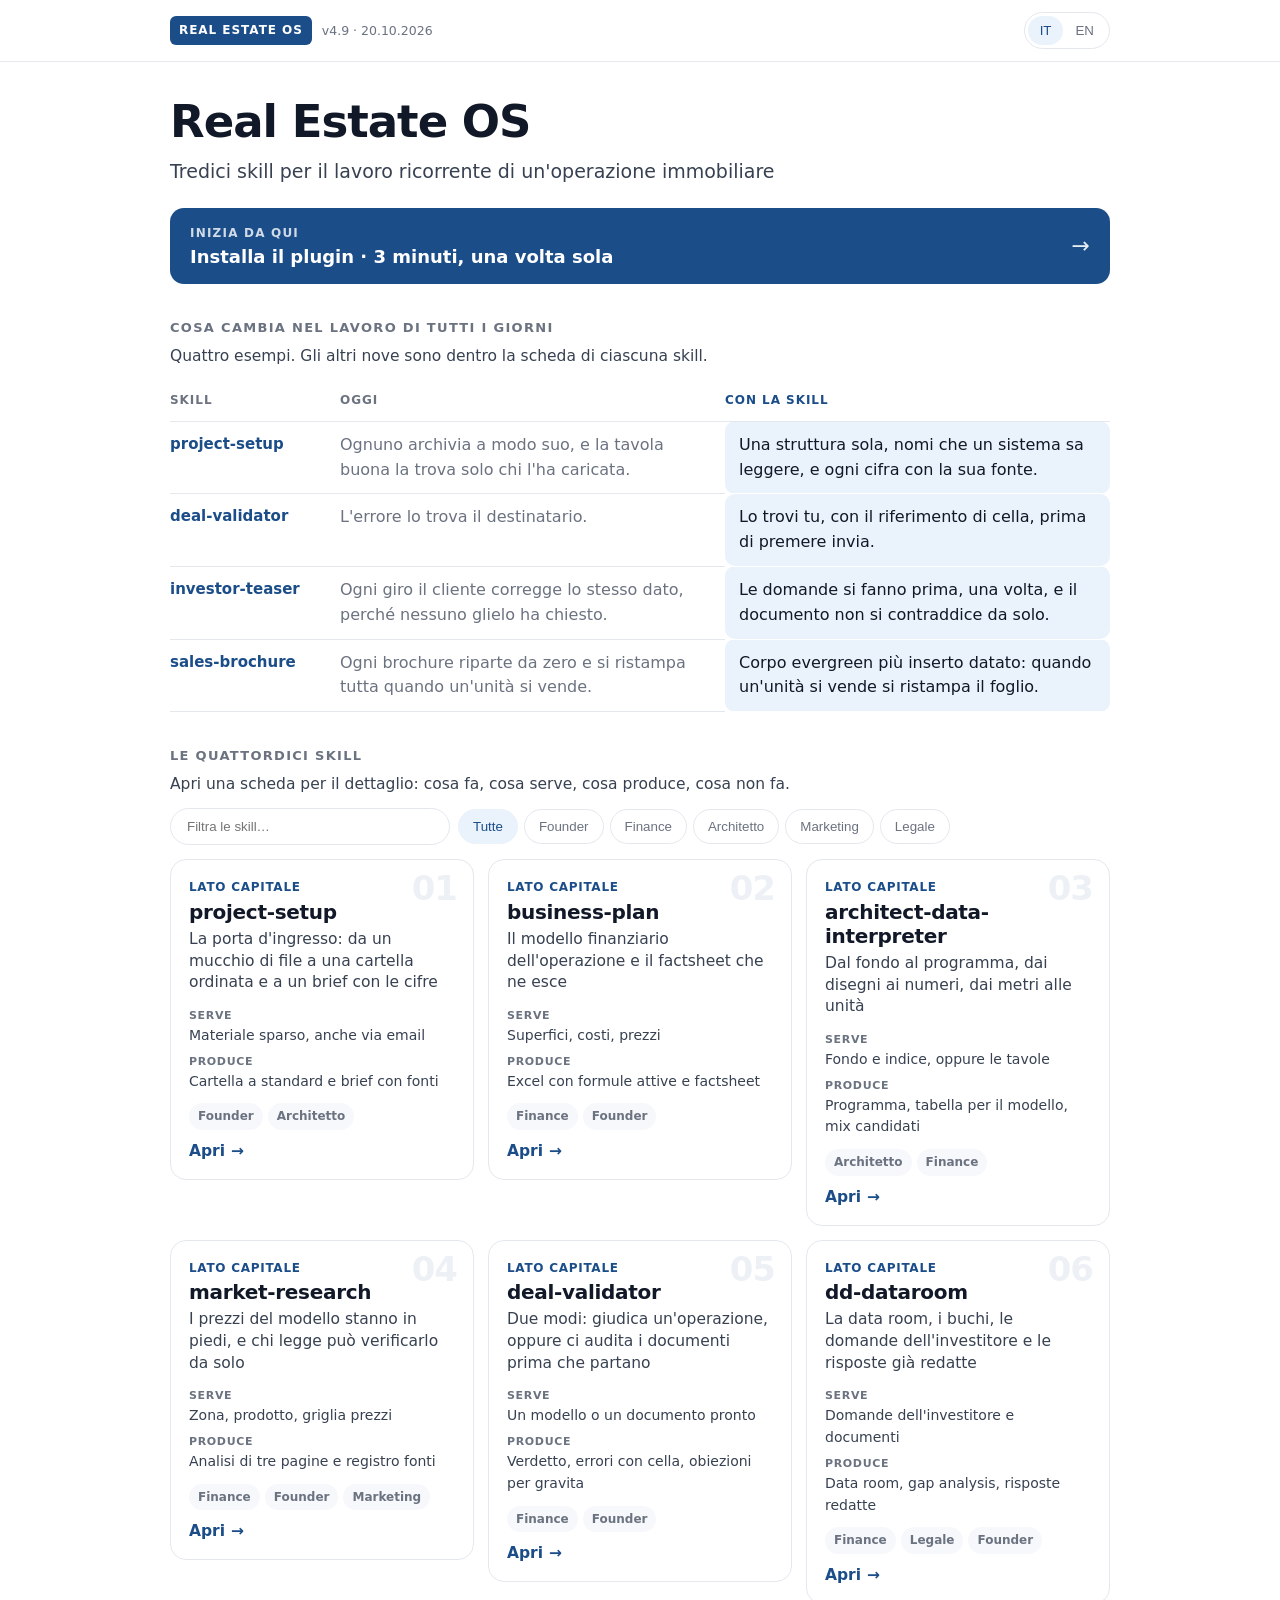
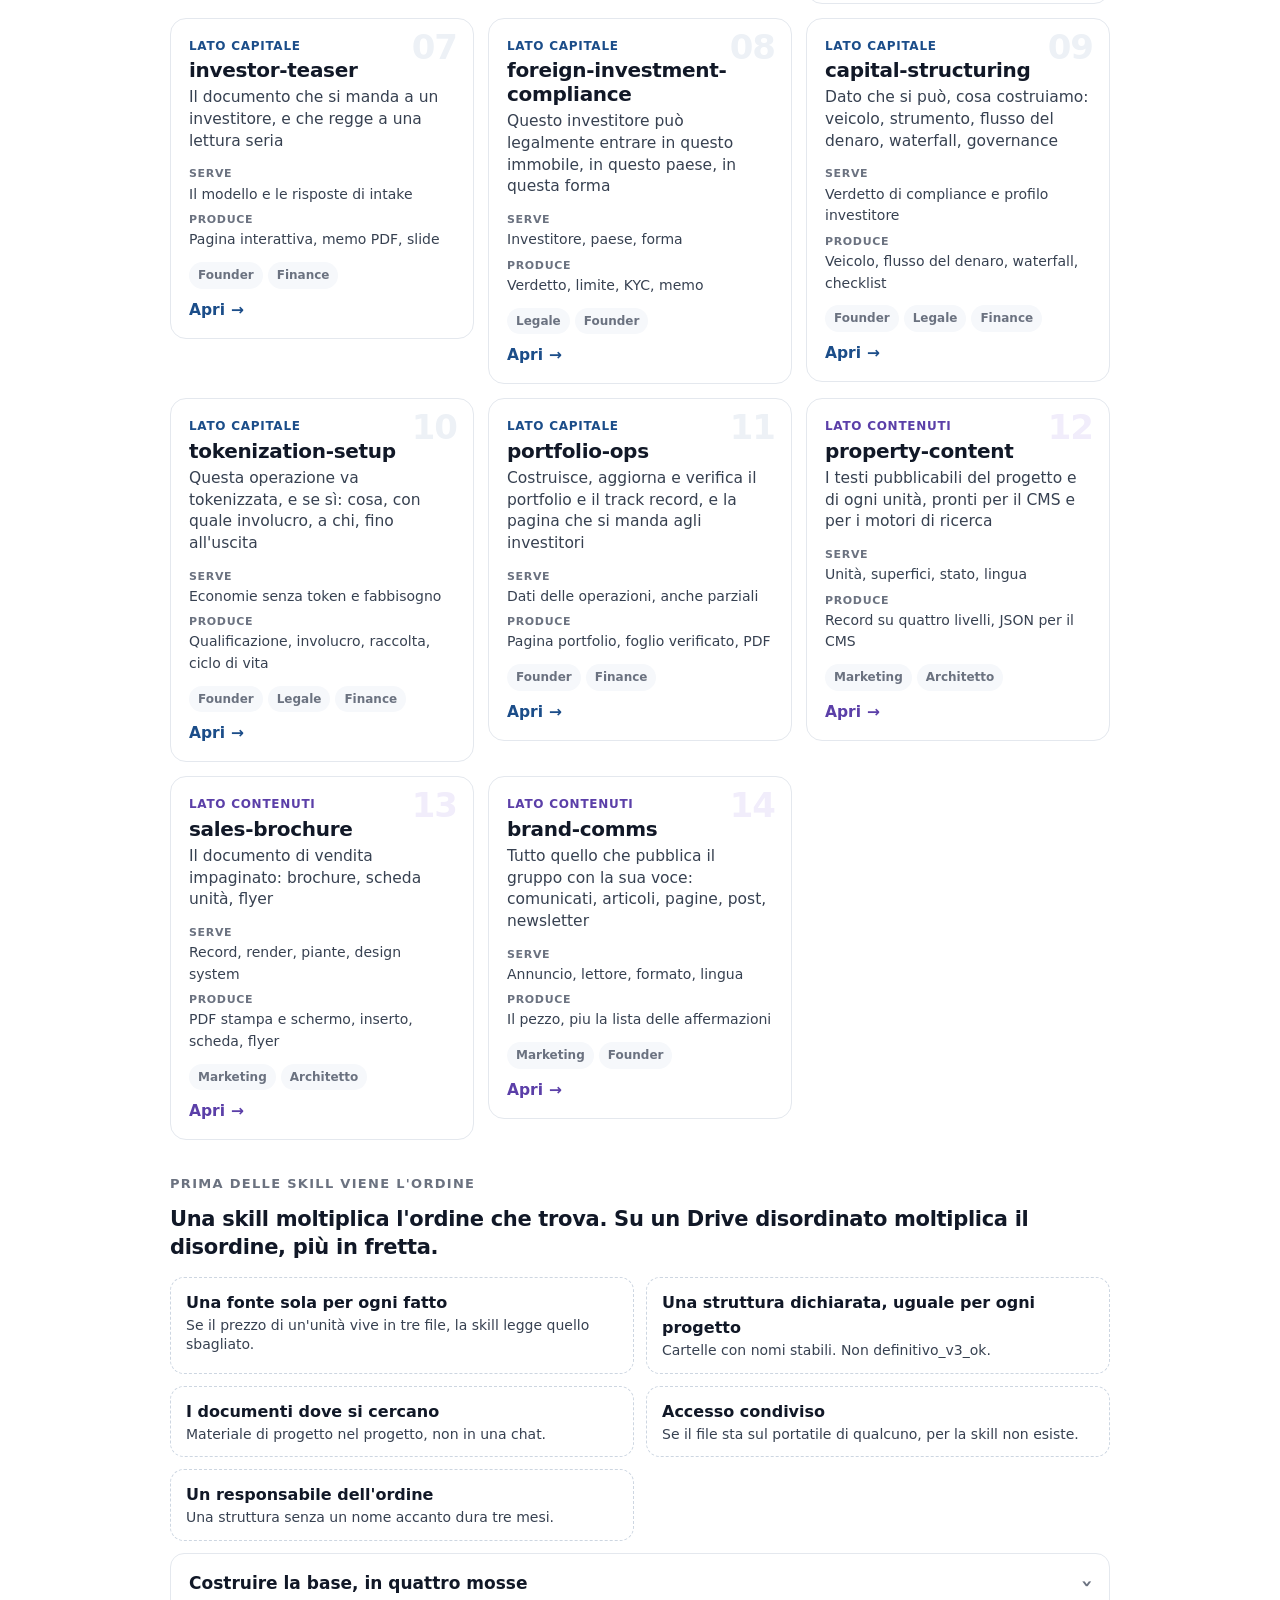
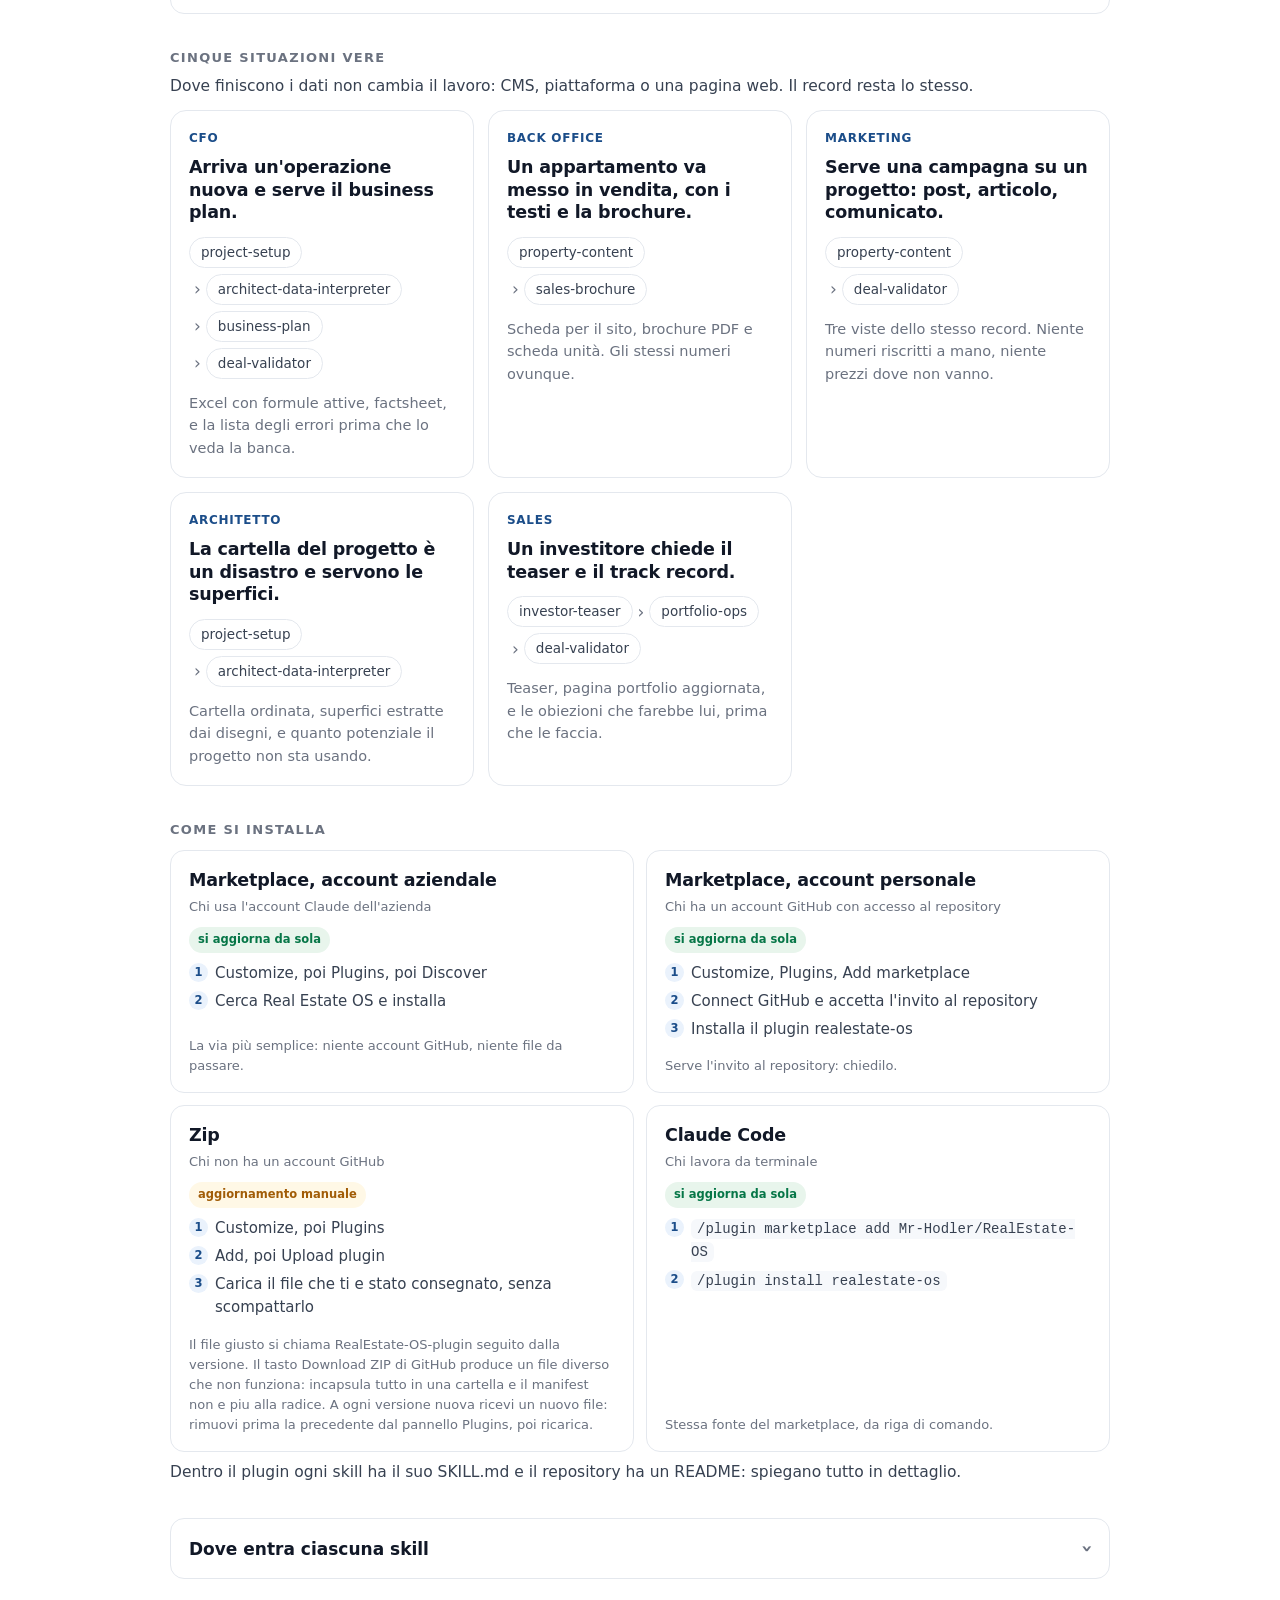
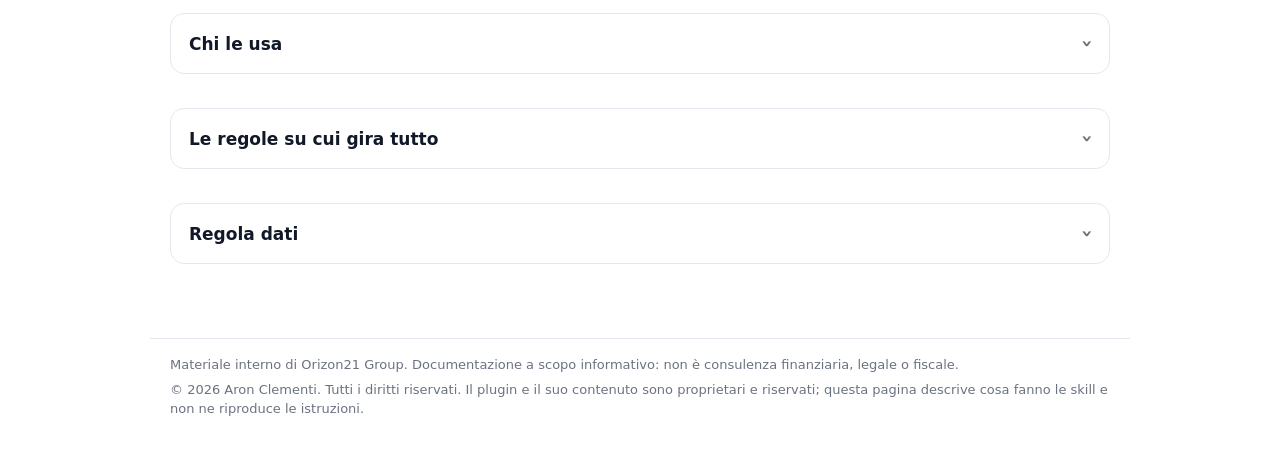
<file: index.html>
<!DOCTYPE html>
<html lang="it">
<head>
<meta charset="utf-8">
<meta name="viewport" content="width=device-width,initial-scale=1">
<meta name="robots" content="noindex,nofollow">
<title>Real Estate OS</title>
<link rel="stylesheet" href="style.css?v=4.9">
</head>
<body>
<header class="top"><div class="top-i">
<span class="badge">REAL ESTATE OS</span>
<span class="ver">v4.9 &middot; 20.10.2026</span>
<span class="sp"></span>
<span class="lang" role="group" aria-label="lingua">
<button type="button" data-l="it" aria-pressed="true">IT</button>
<button type="button" data-l="en" aria-pressed="false">EN</button>
</span>
</div></header>
<main>
<h1>Real Estate OS</h1>
<p class="lead" data-en="Thirteen skills for the recurring work of a real estate development">Tredici skill per il lavoro ricorrente di un'operazione immobiliare</p>
<a class="go1" href="#installa"><span class="tx"><span class="k">Inizia da qui</span><b>Installa il plugin · 3 minuti, una volta sola</b></span><span class="ar">&rarr;</span></a>
<div class="blk">
<p class="lab" data-en="What changes in the daily work">Cosa cambia nel lavoro di tutti i giorni</p>
<p class="sub" data-en="Four examples. The other nine sit inside each skill's panel.">Quattro esempi. Gli altri nove sono dentro la scheda di ciascuna skill.</p>
<table class="ba"><thead><tr><th>Skill</th><th><span data-en="Today">Oggi</span></th><th class="th-d"><span data-en="With the skill">Con la skill</span></th></tr></thead><tbody>
<tr><td class="k"><a class="go" href="#project-setup">project-setup</a></td><td class="p" data-en="Everyone files their own way, and only whoever uploaded the right drawing can find it.">Ognuno archivia a modo suo, e la tavola buona la trova solo chi l'ha caricata.</td><td class="d" data-en="One structure, names a system can read, and every figure with its source.">Una struttura sola, nomi che un sistema sa leggere, e ogni cifra con la sua fonte.</td></tr>
<tr><td class="k"><a class="go" href="#deal-validator">deal-validator</a></td><td class="p" data-en="The recipient finds the error.">L'errore lo trova il destinatario.</td><td class="d" data-en="You find it, with the cell reference, before hitting send.">Lo trovi tu, con il riferimento di cella, prima di premere invia.</td></tr>
<tr><td class="k"><a class="go" href="#investor-teaser">investor-teaser</a></td><td class="p" data-en="Every round the client corrects the same fact, because nobody asked them.">Ogni giro il cliente corregge lo stesso dato, perché nessuno glielo ha chiesto.</td><td class="d" data-en="The questions get asked once, up front, and the document stops contradicting itself.">Le domande si fanno prima, una volta, e il documento non si contraddice da solo.</td></tr>
<tr><td class="k"><a class="go" href="#sales-brochure">sales-brochure</a></td><td class="p" data-en="Every brochure starts from scratch and is reprinted whole when a unit sells.">Ogni brochure riparte da zero e si ristampa tutta quando un'unità si vende.</td><td class="d" data-en="Evergreen body plus a dated insert: when a unit sells you reprint the sheet.">Corpo evergreen più inserto datato: quando un'unità si vende si ristampa il foglio.</td></tr>
</tbody></table></div>
<div class="blk">
<p class="lab" data-en="The fourteen skills">Le quattordici skill</p>
<p class="sub" data-en="Open a card for the detail: what it does, what it needs, what it gives, what it does not do.">Apri una scheda per il dettaglio: cosa fa, cosa serve, cosa produce, cosa non fa.</p>
<div class="tools"><input id="f" type="search" placeholder="Filtra le skill…" data-en-ph="Filter the skills…" aria-label="Filtra le skill…"><div class="rbs"><button type="button" class="rb on" data-r=""><span data-en="All">Tutte</span></button><button type="button" class="rb" data-r="founder"><span data-en="Founder">Founder</span></button><button type="button" class="rb" data-r="finance"><span data-en="Finance">Finance</span></button><button type="button" class="rb" data-r="arch"><span data-en="Architect">Architetto</span></button><button type="button" class="rb" data-r="mkt"><span data-en="Marketing">Marketing</span></button><button type="button" class="rb" data-r="legal"><span data-en="Legal">Legale</span></button></div><span class="cnt" id="cnt"></span></div>
<div class="cards">
<details class="card" id="project-setup" data-all="project-setup La porta d'ingresso: da un mucchio di file a una cartella ordinata e a un brief con le cifre The front door: from a pile of files to an ordered folder and a brief with the figures Il materiale arriva disordinato: render, piante, un listino, numeri in un messaggio. Lo archivia nella struttura che usano gli architetti, rinomina ogni file secondo la convenzione di casa ed estrae le cifre in un brief. Material arrives unsorted: renders, plans, a price list, numbers in a message. It files everything into the structure the architects work in, renames each file to the house convention, and extracts the figures into a brief. organizzami questo progetto organize this project for me Founder Architetto Founder Architect Tre livelli. Il primo conta poco e cambia; il secondo e il terzo sono la spina dorsale, perche e da qui che il CMS, il teaser e il modello prendono i dati. Un file nella cartella sbagliata, per il sistema, non e difficile da trovare: non esiste. Nomi delle cartelle sempre in inglese, nome del file nella lingua del documento. Three levels. The first matters little and changes; the second and third are the backbone, because this is where the CMS, the teaser and the model take their inputs. A file in the wrong folder is not hard to find as far as the system is concerned: it is absent. Folder names always in English, file names in the language of the document. Livello 1 — il drive aziendale, dinamico Level 1 — the company drive, dynamic 00_Corporate 01_Brand&amp;Design 02_Business Development 03_Architecture 04_Marketing&amp;Sales 05_Investors 06_Tech 07_Property-Administration 08_Timesheets 99_Archive_OLD La skill prende per buono quello che trova e non impone niente. Una cosa sola deve essere vera: esiste una cartella che tiene la progettazione, le operazioni stanno un livello dentro, e il materiale commerciale sta altrove. The skill treats whatever exists as correct and imposes nothing. One thing only has to be true: a folder holds the design work, operations live one level inside it, and commercial material lives somewhere else. Livello 2 — la cartella operazione, fissa Level 2 — the operation folder, fixed 00_Investor_Data-Room 00_Source 01_Plot_Due-Diligence 02_Feasibility 03_Building-Permit 04_Tender 05_Construction 06_As-Built 07_Cost-Estimate 08_Render 09_Property-Management 10_Correspondence Una cartella per operazione, nominata col comune; due nello stesso comune diventano Comune_Nome-Progetto. Dentro, le fasi in ordine di ciclo di vita. Un file che non si puo mettere in una di queste non appartiene all'operazione: il materiale commerciale sta in 04_Marketing&amp;Sales, mai qui. One folder per operation, named after the municipality; two in the same municipality become Municipality_Project-Name. Inside, the phases in lifecycle order. A file that cannot be placed in one of these does not belong to the operation: commercial material lives in 04_Marketing&amp;Sales, never here. Livello 3 — dentro ogni fase, la divisione per disciplina Level 3 — inside each phase, the discipline split Setting-Out-Situation Plans Sections Details External-Works Facades Interiors Stairs-Lift Le fasi sono fisse, quello che ci sta dentro segue il lavoro: un punto di partenza, non un modulo da riempire. Una sottocartella si crea quando c'e del materiale, mai in anticipo. I disegni ripetono la stessa divisione in appalto, esecuzione e as-built, cosi un piano si segue tra le fasi. Phases are fixed; what goes inside them follows the work: a starting point, not a form to fill. A subfolder is created when there is material for it, never in advance. Drawings repeat the same split in tender, construction and as-built, so a plan can be followed across phases. Il nome del file The file name [ANNO]_[MESE]_[PARTICELLA]_[COMUNE]_[NOME-PROGETTO].[est] Anno a quattro cifre, mese a due, la particella catastale, solo il comune (lo stesso della cartella), il nome ufficiale identico a quello del modello e del CMS. I documenti non di progetto usano [tema]-[descrizione]-[AAAAMM]. Four-digit year, two-digit month, the cadastral parcel, the municipality only (the same as the folder), the official name identical to the model and the CMS. Non-project documents use [topic]-[description]-[YYYYMM]. Le regole non negoziabili The rules that are not negotiable Niente v2, final, def: la data nel nome e la versione No v2, final, def: the date in the name is the version Niente spazi in nulla che venga letto da un sistema. I documenti di lavoro possono averli No spaces in anything a system reads. Working documents may have them Una casa sola per file: mai una copia in una seconda cartella, un link o uno shortcut One home per file: never a copy in a second folder, a link or a shortcut Niente si cancella: una versione superata va in _superati/ nella stessa cartella Nothing is deleted: a superseded version moves to _superati/ in the same folder I nativi sono la fonte; PDF e xlsx consegnati a terzi sono export Natives are the source; PDF and xlsx handed to third parties are exports Si carica nella cartella, non per mail: un file arrivato per mail non esiste finche non e archiviato e rinominato, lo stesso giorno Material is uploaded to the folder, not emailed: a file that arrived by email does not exist until it is filed and renamed, the same day Render e piani per il sito si consegnano solo in 08_Render e 03_Building-Permit, nei formati dichiarati: quello e il punto di prelievo Renders and plans for the site are delivered only to 08_Render and 03_Building-Permit, in the declared formats: that is the pickup point Un'operazione chiusa si archivia intera, senza smontarla, cosi i link dati agli investitori continuano a funzionare A closed operation is archived whole, without being taken apart, so links given to investors keep working In una data room i file non si spostano: spostarne uno rompe ogni link gia consegnato In a data room files do not move: moving one breaks every link already given out Modo verifica — riporta, non riorganizza Audit mode — reports, does not reorganise Prima di creare qualcosa legge quello che c'e: cartelle non nominate col comune, fasi mancanti o tradotte, file con v2 o final, spazi dove un sistema legge, _superati/ assente dove ci sono versioni superate, lo stesso file in due posti, materiale commerciale finito nell'operazione, render sotto il minimo o con watermark. Una riga, un'azione proposta, decide chi possiede la cartella. Rinominare i disegni di qualcuno senza chiedere e il modo in cui un team smette di usare uno standard. Before creating anything it reads what is there: folders not named after the municipality, phases missing or translated, files carrying v2 or final, spaces where a system reads, _superati/ absent where superseded versions exist, the same file in two places, commercial material filed in the operation, renders below the minimum or watermarked. One line, one proposed action, and the folder's owner decides. Renaming someone's drawings without asking is how a team stops using a standard." data-roles="founder arch">
<summary>
<span class="n">01</span>
<small><span data-en="Capital side">Lato capitale</span></small>
<b class="t">project-setup</b>
<div class="one" data-en="The front door: from a pile of files to an ordered folder and a brief with the figures">La porta d'ingresso: da un mucchio di file a una cartella ordinata e a un brief con le cifre</div>
<div class="io-s"><div><i><span data-en="Needs">Serve</span></i><span data-en="Scattered material, email included">Materiale sparso, anche via email</span></div><div><i><span data-en="Gives">Produce</span></i><span data-en="Standard-compliant folder and a sourced brief">Cartella a standard e brief con fonti</span></div></div>
<div class="chips"><span class="chip"><span data-en="Founder">Founder</span></span><span class="chip"><span data-en="Architect">Architetto</span></span></div>
<span class="open"><span data-en="Open">Apri</span> &rarr;</span>
</summary>
<div class="body">
<div class="row"><h3><span data-en="What changes in the daily work">Cosa cambia nel lavoro di tutti i giorni</span></h3><div><table class="ba one"><thead><tr><th><span data-en="Today">Oggi</span></th><th class="th-d"><span data-en="With the skill">Con la skill</span></th></tr></thead><tbody><tr><td class="p" data-en="Everyone files their own way, and only whoever uploaded the right drawing can find it.">Ognuno archivia a modo suo, e la tavola buona la trova solo chi l'ha caricata.</td><td class="d" data-en="One structure, names a system can read, and every figure with its source.">Una struttura sola, nomi che un sistema sa leggere, e ogni cifra con la sua fonte.</td></tr></tbody></table></div></div>
<div class="row"><h3><span data-en="What it does">Cosa fa</span></h3><div><p class="cf" data-en="Material arrives unsorted: renders, plans, a price list, numbers in a message. It files everything into the structure the architects work in, renames each file to the house convention, and extracts the figures into a brief.">Il materiale arriva disordinato: render, piante, un listino, numeri in un messaggio. Lo archivia nella struttura che usano gli architetti, rinomina ogni file secondo la convenzione di casa ed estrae le cifre in un brief.</p><ul class="pt"><li data-en="One folder per operation, named after the municipality, with twelve phases inside">Una cartella per operazione, col nome del comune, e dodici fasi dentro</li><li data-en="English folder names, file names in the document's language, no v2 or final">Cartelle in inglese, nome del file nella lingua del documento, niente v2 o finale</li><li data-en="On an existing folder it reports what is out of place and proposes: it does not reorganise on its own">Su una cartella esistente segnala cosa è fuori posto e propone: non riordina da solo</li></ul></div></div>
<div class="row"><h3><span data-en="The structure it imposes">La struttura che impone</span></h3><div><p class="st-i" data-en="Three levels. The first matters little and changes; the second and third are the backbone, because this is where the CMS, the teaser and the model take their inputs. A file in the wrong folder is not hard to find as far as the system is concerned: it is absent. Folder names always in English, file names in the language of the document.">Tre livelli. Il primo conta poco e cambia; il secondo e il terzo sono la spina dorsale, perche e da qui che il CMS, il teaser e il modello prendono i dati. Un file nella cartella sbagliata, per il sistema, non e difficile da trovare: non esiste. Nomi delle cartelle sempre in inglese, nome del file nella lingua del documento.</p><div class="stb"><h4 data-en="Level 1 — the company drive, dynamic">Livello 1 — il drive aziendale, dinamico</h4><div class="sv"><code>00_Corporate</code><code>01_Brand&amp;Design</code><code>02_Business Development</code><code>03_Architecture</code><code>04_Marketing&amp;Sales</code><code>05_Investors</code><code>06_Tech</code><code>07_Property-Administration</code><code>08_Timesheets</code><code>99_Archive_OLD</code></div><p class="stn" data-en="The skill treats whatever exists as correct and imposes nothing. One thing only has to be true: a folder holds the design work, operations live one level inside it, and commercial material lives somewhere else.">La skill prende per buono quello che trova e non impone niente. Una cosa sola deve essere vera: esiste una cartella che tiene la progettazione, le operazioni stanno un livello dentro, e il materiale commerciale sta altrove.</p></div><div class="stb"><h4 data-en="Level 2 — the operation folder, fixed">Livello 2 — la cartella operazione, fissa</h4><div class="sv"><code>00_Investor_Data-Room</code><code>00_Source</code><code>01_Plot_Due-Diligence</code><code>02_Feasibility</code><code>03_Building-Permit</code><code>04_Tender</code><code>05_Construction</code><code>06_As-Built</code><code>07_Cost-Estimate</code><code>08_Render</code><code>09_Property-Management</code><code>10_Correspondence</code></div><p class="stn" data-en="One folder per operation, named after the municipality; two in the same municipality become Municipality_Project-Name. Inside, the phases in lifecycle order. A file that cannot be placed in one of these does not belong to the operation: commercial material lives in 04_Marketing&amp;Sales, never here.">Una cartella per operazione, nominata col comune; due nello stesso comune diventano Comune_Nome-Progetto. Dentro, le fasi in ordine di ciclo di vita. Un file che non si puo mettere in una di queste non appartiene all'operazione: il materiale commerciale sta in 04_Marketing&Sales, mai qui.</p></div><div class="stb"><h4 data-en="Level 3 — inside each phase, the discipline split">Livello 3 — dentro ogni fase, la divisione per disciplina</h4><div class="sv"><code>Setting-Out-Situation</code><code>Plans</code><code>Sections</code><code>Details</code><code>External-Works</code><code>Facades</code><code>Interiors</code><code>Stairs-Lift</code></div><p class="stn" data-en="Phases are fixed; what goes inside them follows the work: a starting point, not a form to fill. A subfolder is created when there is material for it, never in advance. Drawings repeat the same split in tender, construction and as-built, so a plan can be followed across phases.">Le fasi sono fisse, quello che ci sta dentro segue il lavoro: un punto di partenza, non un modulo da riempire. Una sottocartella si crea quando c'e del materiale, mai in anticipo. I disegni ripetono la stessa divisione in appalto, esecuzione e as-built, cosi un piano si segue tra le fasi.</p></div><div class="stb"><h4 data-en="The file name">Il nome del file</h4><div class="sv"><code>[ANNO]_[MESE]_[PARTICELLA]_[COMUNE]_[NOME-PROGETTO].[est]</code></div><p class="stn" data-en="Four-digit year, two-digit month, the cadastral parcel, the municipality only (the same as the folder), the official name identical to the model and the CMS. Non-project documents use [topic]-[description]-[YYYYMM].">Anno a quattro cifre, mese a due, la particella catastale, solo il comune (lo stesso della cartella), il nome ufficiale identico a quello del modello e del CMS. I documenti non di progetto usano [tema]-[descrizione]-[AAAAMM].</p></div><div class="stb"><h4 data-en="The rules that are not negotiable">Le regole non negoziabili</h4><ul class="sr"><li data-en="No v2, final, def: the date in the name is the version">Niente v2, final, def: la data nel nome e la versione</li><li data-en="No spaces in anything a system reads. Working documents may have them">Niente spazi in nulla che venga letto da un sistema. I documenti di lavoro possono averli</li><li data-en="One home per file: never a copy in a second folder, a link or a shortcut">Una casa sola per file: mai una copia in una seconda cartella, un link o uno shortcut</li><li data-en="Nothing is deleted: a superseded version moves to _superati/ in the same folder">Niente si cancella: una versione superata va in _superati/ nella stessa cartella</li><li data-en="Natives are the source; PDF and xlsx handed to third parties are exports">I nativi sono la fonte; PDF e xlsx consegnati a terzi sono export</li><li data-en="Material is uploaded to the folder, not emailed: a file that arrived by email does not exist until it is filed and renamed, the same day">Si carica nella cartella, non per mail: un file arrivato per mail non esiste finche non e archiviato e rinominato, lo stesso giorno</li><li data-en="Renders and plans for the site are delivered only to 08_Render and 03_Building-Permit, in the declared formats: that is the pickup point">Render e piani per il sito si consegnano solo in 08_Render e 03_Building-Permit, nei formati dichiarati: quello e il punto di prelievo</li><li data-en="A closed operation is archived whole, without being taken apart, so links given to investors keep working">Un'operazione chiusa si archivia intera, senza smontarla, cosi i link dati agli investitori continuano a funzionare</li><li data-en="In a data room files do not move: moving one breaks every link already given out">In una data room i file non si spostano: spostarne uno rompe ogni link gia consegnato</li></ul></div><div class="stb"><h4 data-en="Audit mode — reports, does not reorganise">Modo verifica — riporta, non riorganizza</h4><p class="stn" data-en="Before creating anything it reads what is there: folders not named after the municipality, phases missing or translated, files carrying v2 or final, spaces where a system reads, _superati/ absent where superseded versions exist, the same file in two places, commercial material filed in the operation, renders below the minimum or watermarked. One line, one proposed action, and the folder's owner decides. Renaming someone's drawings without asking is how a team stops using a standard.">Prima di creare qualcosa legge quello che c'e: cartelle non nominate col comune, fasi mancanti o tradotte, file con v2 o final, spazi dove un sistema legge, _superati/ assente dove ci sono versioni superate, lo stesso file in due posti, materiale commerciale finito nell'operazione, render sotto il minimo o con watermark. Una riga, un'azione proposta, decide chi possiede la cartella. Rinominare i disegni di qualcuno senza chiedere e il modo in cui un team smette di usare uno standard.</p></div></div></div>
<div class="row"><h3><span data-en="Needs and gives">Serve e produce</span></h3><div><div class="io"><div><span class="mini"><span data-en="Needs">Serve</span></span><ul><li data-en="Project material in any order: renders, plans, price lists, cost tables, messages">Materiale di progetto in qualsiasi ordine: render, piante, listini, tabelle costi, messaggi</li></ul></div><div><span class="mini"><span data-en="Gives">Produce</span></span><ul><li data-en="Operation folder to the standard, files renamed">Cartella operazione secondo lo standard, file rinominati</li><li data-en="PROJECT-BRIEF with source and date per figure">PROJECT-BRIEF con fonte e data per ogni cifra</li><li data-en="List of what is missing, with an owner each">Elenco di cosa manca, con un responsabile per voce</li><li data-en="Audit of an existing folder: what is out of place and why">Audit di una cartella esistente: cosa è fuori posto e perché</li></ul></div></div></div></div>
<div class="row"><h3><span data-en="Example request">Esempio di richiesta</span></h3><div><p class="ask">&ldquo;<span data-en="organize this project for me">organizzami questo progetto</span>&rdquo;</p></div></div>
<div class="row"><h3><span data-en="Limits">Limiti</span></h3><div><p data-en="It does not organise documents for an investor's due diligence: that is dd-dataroom.">Non organizza i documenti per la due diligence di un investitore: quello è dd-dataroom.</p><div class="chain sm">
<span class="step on"><span data-en="Intake">Intake</span></span>
<span class="arw">&rarr;</span>
<span class="step"><span data-en="Economics">Economics</span></span>
<a class="step go" href="#architect-data-interpreter">architect-data-interpreter</a>
</div></div></div>
</div></details>
<details class="card" id="business-plan" data-all="business-plan Il modello finanziario dell'operazione e il factsheet che ne esce The deal's financial model and the factsheet it produces Costruisce il modello completo dell'operazione: costi, vendite, cassa, debito, imposte, waterfall, KPI e sensibilità. Builds the full deal model: costs, sales, cash, debt, tax, waterfall, KPIs and sensitivity. fammi il business plan di questa operazione build the business plan for this deal Finance Founder Finance Founder Il workbook e costruito come i nostri, non come un template generico: il factsheet investitore e il primo foglio e tira dagli altri per formula. The workbook is built like ours, not like a generic template: the investor factsheet is the first tab and pulls from the others by formula. I fogli The tabs Factsheet investitore — primo foglio: dati di base, investimento, fonti, ritorni Investor factsheet — first tab: base data, investment, sources, returns Preventivo sul codice costi CCC (SIA), con le versioni datate affiancate Cost stack on the CCC (SIA) building-cost code, with dated versions side by side Prospetto vendite unita per unita, fino alla superficie commerciale Unit-by-unit sales matrix, up to commercial area Valore di acquisto e costi di acquisizione Acquisition value and acquisition costs Flussi di cassa mensili, fino all'XIRR Monthly cash flows, up to XIRR Le versioni datate del preventivo si tengono come fogli separati: banche e investitori vogliono vedere l'evoluzione del costo. Dated versions of the cost stack are kept as separate tabs: banks and investors want to see the cost evolution." data-roles="finance founder">
<summary>
<span class="n">02</span>
<small><span data-en="Capital side">Lato capitale</span></small>
<b class="t">business-plan</b>
<div class="one" data-en="The deal's financial model and the factsheet it produces">Il modello finanziario dell'operazione e il factsheet che ne esce</div>
<div class="io-s"><div><i><span data-en="Needs">Serve</span></i><span data-en="Areas, costs, prices">Superfici, costi, prezzi</span></div><div><i><span data-en="Gives">Produce</span></i><span data-en="Excel with live formulas, and the factsheet">Excel con formule attive e factsheet</span></div></div>
<div class="chips"><span class="chip"><span data-en="Finance">Finance</span></span><span class="chip"><span data-en="Founder">Founder</span></span></div>
<span class="open"><span data-en="Open">Apri</span> &rarr;</span>
</summary>
<div class="body">
<div class="row"><h3><span data-en="What changes in the daily work">Cosa cambia nel lavoro di tutti i giorni</span></h3><div><table class="ba one"><thead><tr><th><span data-en="Today">Oggi</span></th><th class="th-d"><span data-en="With the skill">Con la skill</span></th></tr></thead><tbody><tr><td class="p" data-en="Every deal has a different spreadsheet, and comparing two is not possible.">Ogni operazione ha un Excel diverso, e confrontarne due non si può.</td><td class="d" data-en="The same structure every time, open formulas, and the blocking questions asked before anything is sent.">La stessa struttura ogni volta, formule aperte, e le domande che bloccano poste prima dell'invio.</td></tr></tbody></table></div></div>
<div class="row"><h3><span data-en="What it does">Cosa fa</span></h3><div><p class="cf" data-en="Builds the full deal model: costs, sales, cash, debt, tax, waterfall, KPIs and sensitivity.">Costruisce il modello completo dell'operazione: costi, vendite, cassa, debito, imposte, waterfall, KPI e sensibilità.</p><ul class="pt"><li data-en="Open formulas pointing at input cells, never numbers typed inside">Formule aperte che puntano alle celle di input, mai numeri scritti dentro</li><li data-en="Four blocking questions before any investor-facing document">Quattro domande bloccanti prima di qualsiasi documento per investitori</li><li data-en="Unanswered, it ships stamped as a draft not for circulation">Senza risposta esce marcato bozza non diffondibile</li></ul></div></div>
<div class="row"><h3><span data-en="The structure it imposes">La struttura che impone</span></h3><div><p class="st-i" data-en="The workbook is built like ours, not like a generic template: the investor factsheet is the first tab and pulls from the others by formula.">Il workbook e costruito come i nostri, non come un template generico: il factsheet investitore e il primo foglio e tira dagli altri per formula.</p><div class="stb"><h4 data-en="The tabs">I fogli</h4><ul class="sr"><li data-en="Investor factsheet — first tab: base data, investment, sources, returns">Factsheet investitore — primo foglio: dati di base, investimento, fonti, ritorni</li><li data-en="Cost stack on the CCC (SIA) building-cost code, with dated versions side by side">Preventivo sul codice costi CCC (SIA), con le versioni datate affiancate</li><li data-en="Unit-by-unit sales matrix, up to commercial area">Prospetto vendite unita per unita, fino alla superficie commerciale</li><li data-en="Acquisition value and acquisition costs">Valore di acquisto e costi di acquisizione</li><li data-en="Monthly cash flows, up to XIRR">Flussi di cassa mensili, fino all'XIRR</li></ul><p class="stn" data-en="Dated versions of the cost stack are kept as separate tabs: banks and investors want to see the cost evolution.">Le versioni datate del preventivo si tengono come fogli separati: banche e investitori vogliono vedere l'evoluzione del costo.</p></div></div></div>
<div class="row"><h3><span data-en="Needs and gives">Serve e produce</span></h3><div><div class="io"><div><span class="mini"><span data-en="Needs">Serve</span></span><ul><li data-en="The project brief: areas, costs, prices">Il brief di progetto: superfici, costi, prezzi</li><li data-en="Construction and sales timing">Tempi di cantiere e di vendita</li><li data-en="The four mandatory intake answers">Le quattro risposte obbligatorie di intake</li></ul></div><div><span class="mini"><span data-en="Gives">Produce</span></span><ul><li data-en="Excel with live formulas">Excel con formule attive</li><li data-en="Factsheet">Factsheet</li><li data-en="Interactive HTML or PDF">HTML interattivo o PDF</li></ul></div></div></div></div>
<div class="row"><h3><span data-en="Example request">Esempio di richiesta</span></h3><div><p class="ask">&ldquo;<span data-en="build the business plan for this deal">fammi il business plan di questa operazione</span>&rdquo;</p></div></div>
<div class="row"><h3><span data-en="Limits">Limiti</span></h3><div><p data-en="It builds. It does not judge whether the deal is good: that is deal-validator.">Costruisce. Non giudica se l'operazione è buona: quello è deal-validator.</p><div class="chain sm">
<span class="step"><span data-en="Intake">Intake</span></span>
<span class="arw">&rarr;</span>
<span class="step on"><span data-en="Economics">Economics</span></span>
<span class="arw">&rarr;</span>
<span class="step"><span data-en="Compliance">Compliance</span></span>
<a class="step go" href="#market-research">market-research</a>
<a class="step go" href="#deal-validator">deal-validator</a>
</div></div></div>
</div></details>
<details class="card" id="architect-data-interpreter" data-all="architect-data-interpreter Dal fondo al programma, dai disegni ai numeri, dai metri alle unità From plot to programme, from drawings to numbers, from area to units Quattro lavori. Prima che esista un disegno, dal fondo e dall'indice ricava il programma: mix obiettivo e ipotesi volumetrica dell'interrato. Poi legge le tavole ed estrae superfici e volumi. Verifica quanto potenziale il progetto sta usando. E propone come dividere i metri in appartamenti. Four jobs. Before a drawing exists, it turns plot and index into a programme: target mix and an underground volume hypothesis. Then it reads the drawings and extracts areas and volumes. It checks how much potential the scheme is using. And it proposes how to split the area into units. cosa ci posso costruire su questo fondo? what can I build on this plot? Architetto Finance Architect Finance Quattro parti, in quest'ordine. La prima gira la skill all'indietro: produce i target prima che esista un disegno, cosi l'architetto progetta contro un brief invece di sentirsi dire dopo cosa e stato mancato. Four parts, in this order. The first runs the skill backwards: it produces the targets before a drawing exists, so the architect designs against a brief instead of being told afterwards what was missed. Le quattro parti The four parts Parte 0 — il programma: da particella, indice e prodotto previsto, i target che un progetto deve centrare, con l'interrato dimensionato per primo perche e dove sta il volume caro Part 0 — the programme: from parcel, index and intended product, the targets a design has to hit, with the underground sized first because that is where the expensive volume lives Parte 1 — estrazione: superfici, volumi e unita letti dai disegni Part 1 — extraction: areas, volumes and unit counts read out of the drawings Parte 2 — SUL: il potenziale inutilizzato, quantificato in denaro Part 2 — buildable potential: the unused potential, quantified in money Parte 3 — mix: la partizione delle unita che massimizza ricavo e vendibilita, con le soglie dichiarate Part 3 — unit mix: the partition that maximises revenue and saleability, with the thresholds declared La Parte 2 misura il progetto reale contro il brief della Parte 0: il divario tra target e disegnato esiste solo se il target e stato scritto prima. Part 2 measures the real design against the Part 0 brief: the gap between target and designed only exists if the target was written down first." data-roles="arch finance">
<summary>
<span class="n">03</span>
<small><span data-en="Capital side">Lato capitale</span></small>
<b class="t">architect-data-interpreter</b>
<div class="one" data-en="From plot to programme, from drawings to numbers, from area to units">Dal fondo al programma, dai disegni ai numeri, dai metri alle unità</div>
<div class="io-s"><div><i><span data-en="Needs">Serve</span></i><span data-en="Plot and index, or the drawings">Fondo e indice, oppure le tavole</span></div><div><i><span data-en="Gives">Produce</span></i><span data-en="Programme, table for the model, candidate mixes">Programma, tabella per il modello, mix candidati</span></div></div>
<div class="chips"><span class="chip"><span data-en="Architect">Architetto</span></span><span class="chip"><span data-en="Finance">Finance</span></span></div>
<span class="open"><span data-en="Open">Apri</span> &rarr;</span>
</summary>
<div class="body">
<div class="row"><h3><span data-en="What changes in the daily work">Cosa cambia nel lavoro di tutti i giorni</span></h3><div><table class="ba one"><thead><tr><th><span data-en="Today">Oggi</span></th><th class="th-d"><span data-en="With the skill">Con la skill</span></th></tr></thead><tbody><tr><td class="p" data-en="The plot is bought on a feeling, and the underground is discovered once the design is done.">Si compra il fondo a sensazione, e l'interrato si scopre quando il progetto è già fatto.</td><td class="d" data-en="A programme written before drawing, with the volumes and a first margin.">Un programma scritto prima di disegnare, con i volumi e un primo margine.</td></tr></tbody></table></div></div>
<div class="row"><h3><span data-en="What it does">Cosa fa</span></h3><div><p class="cf" data-en="Four jobs. Before a drawing exists, it turns plot and index into a programme: target mix and an underground volume hypothesis. Then it reads the drawings and extracts areas and volumes. It checks how much potential the scheme is using. And it proposes how to split the area into units.">Quattro lavori. Prima che esista un disegno, dal fondo e dall'indice ricava il programma: mix obiettivo e ipotesi volumetrica dell'interrato. Poi legge le tavole ed estrae superfici e volumi. Verifica quanto potenziale il progetto sta usando. E propone come dividere i metri in appartamenti.</p><ul class="pt"><li data-en="The programme comes before the design: the architect draws against a written target">Il programma arriva prima del progetto: l'architetto disegna contro un obiettivo scritto</li><li data-en="The underground is sized first, not last: two thirds of it is parking">L'interrato si dimensiona per primo, non per ultimo: due terzi è parcheggio</li><li data-en="Unused potential is stated in money, and on the mix never a single answer">Il potenziale inutilizzato è espresso in denaro, e sul mix mai una risposta sola</li></ul></div></div>
<div class="row"><h3><span data-en="The structure it imposes">La struttura che impone</span></h3><div><p class="st-i" data-en="Four parts, in this order. The first runs the skill backwards: it produces the targets before a drawing exists, so the architect designs against a brief instead of being told afterwards what was missed.">Quattro parti, in quest'ordine. La prima gira la skill all'indietro: produce i target prima che esista un disegno, cosi l'architetto progetta contro un brief invece di sentirsi dire dopo cosa e stato mancato.</p><div class="stb"><h4 data-en="The four parts">Le quattro parti</h4><ul class="sr"><li data-en="Part 0 — the programme: from parcel, index and intended product, the targets a design has to hit, with the underground sized first because that is where the expensive volume lives">Parte 0 — il programma: da particella, indice e prodotto previsto, i target che un progetto deve centrare, con l'interrato dimensionato per primo perche e dove sta il volume caro</li><li data-en="Part 1 — extraction: areas, volumes and unit counts read out of the drawings">Parte 1 — estrazione: superfici, volumi e unita letti dai disegni</li><li data-en="Part 2 — buildable potential: the unused potential, quantified in money">Parte 2 — SUL: il potenziale inutilizzato, quantificato in denaro</li><li data-en="Part 3 — unit mix: the partition that maximises revenue and saleability, with the thresholds declared">Parte 3 — mix: la partizione delle unita che massimizza ricavo e vendibilita, con le soglie dichiarate</li></ul><p class="stn" data-en="Part 2 measures the real design against the Part 0 brief: the gap between target and designed only exists if the target was written down first.">La Parte 2 misura il progetto reale contro il brief della Parte 0: il divario tra target e disegnato esiste solo se il target e stato scritto prima.</p></div></div></div>
<div class="row"><h3><span data-en="Needs and gives">Serve e produce</span></h3><div><div class="io"><div><span class="mini"><span data-en="Needs">Serve</span></span><ul><li data-en="Plot area and index, for the programme">Superficie del fondo e indice, per il programma</li><li data-en="Construction scenario: rental or sale">Scenario costruttivo: a reddito o in vendita</li><li data-en="Plans, sections, area table, once a design exists">Piante, sezioni, tabella superfici, quando il progetto esiste</li></ul></div><div><span class="mini"><span data-en="Gives">Produce</span></span><ul><li data-en="Preliminary design brief: target mix and underground programme in m² and m³">Linea guida di progetto: mix obiettivo e programma dell'interrato in m² e m³</li><li data-en="Units, areas and volumes table ready for the model">Tabella unità, superfici e volumi pronta per il modello</li><li data-en="Optimisation note with the unused potential priced">Nota di ottimizzazione con il potenziale inutilizzato quantificato</li><li data-en="Ranked candidate mixes, with the stated objective and the binding typology">Mix candidati in classifica, con obiettivo dichiarato e tipologia vincolante</li></ul></div></div></div></div>
<div class="row"><h3><span data-en="Example request">Esempio di richiesta</span></h3><div><p class="ask">&ldquo;<span data-en="what can I build on this plot?">cosa ci posso costruire su questo fondo?</span>&rdquo;</p></div></div>
<div class="row"><h3><span data-en="Limits">Limiti</span></h3><div><p data-en="It does not design and does not decide: it quantifies and frames the questions. Feasibility is the architect's call.">Non progetta e non decide: quantifica e formula le domande. La fattibilità la giudica l'architetto.</p><div class="chain sm">
<span class="step on"><span data-en="Intake">Intake</span></span>
<span class="arw">&rarr;</span>
<span class="step"><span data-en="Economics">Economics</span></span>
<a class="step go" href="#project-setup">project-setup</a>
</div></div></div>
</div></details>
<details class="card" id="market-research" data-all="market-research I prezzi del modello stanno in piedi, e chi legge può verificarlo da solo Do the model's prices hold, and can the reader check it themselves Verifica se i prezzi del modello reggono, nella forma che serve a un documento da data room: tre pagine al massimo. Checks whether the model's prices hold, in the form a data-room document needs: three pages maximum. questi prezzi stanno in piedi? do these prices hold up? Finance Founder Marketing Finance Founder Marketing" data-roles="finance founder mkt">
<summary>
<span class="n">04</span>
<small><span data-en="Capital side">Lato capitale</span></small>
<b class="t">market-research</b>
<div class="one" data-en="Do the model's prices hold, and can the reader check it themselves">I prezzi del modello stanno in piedi, e chi legge può verificarlo da solo</div>
<div class="io-s"><div><i><span data-en="Needs">Serve</span></i><span data-en="Location, product, price grid">Zona, prodotto, griglia prezzi</span></div><div><i><span data-en="Gives">Produce</span></i><span data-en="Three-page analysis and a sources register">Analisi di tre pagine e registro fonti</span></div></div>
<div class="chips"><span class="chip"><span data-en="Finance">Finance</span></span><span class="chip"><span data-en="Founder">Founder</span></span><span class="chip"><span data-en="Marketing">Marketing</span></span></div>
<span class="open"><span data-en="Open">Apri</span> &rarr;</span>
</summary>
<div class="body">
<div class="row"><h3><span data-en="What changes in the daily work">Cosa cambia nel lavoro di tutti i giorni</span></h3><div><table class="ba one"><thead><tr><th><span data-en="Today">Oggi</span></th><th class="th-d"><span data-en="With the skill">Con la skill</span></th></tr></thead><tbody><tr><td class="p" data-en="Prices are the ones that feel right, and the investor gets an answer from memory.">I prezzi sono quelli che ci sembrano giusti, e all'investitore si risponde a memoria.</td><td class="d" data-en="Three sources of different nature, a code beside every figure, and re-verification in six months is mechanical.">Tre fonti di natura diversa, un codice accanto a ogni cifra, e la riverifica a sei mesi è meccanica.</td></tr></tbody></table></div></div>
<div class="row"><h3><span data-en="What it does">Cosa fa</span></h3><div><p class="cf" data-en="Checks whether the model's prices hold, in the form a data-room document needs: three pages maximum.">Verifica se i prezzi del modello reggono, nella forma che serve a un documento da data room: tre pagine al massimo.</p><ul class="pt"><li data-en="At least three sources of different nature: one alone cannot be verified">Almeno tre fonti di natura diversa: una sola non è verificabile</li><li data-en="A code beside every figure, and two dates: of the data and of consultation">Un codice accanto a ogni cifra, e due date: del dato e della consultazione</li><li data-en="A register that makes re-verification in six months mechanical">Un registro che rende meccanica la riverifica a sei mesi</li></ul></div></div>
<div class="row"><h3><span data-en="Needs and gives">Serve e produce</span></h3><div><div class="io"><div><span class="mini"><span data-en="Needs">Serve</span></span><ul><li data-en="Location, product, the price grid to test">Zona, prodotto, griglia prezzi da verificare</li></ul></div><div><span class="mini"><span data-en="Gives">Produce</span></span><ul><li data-en="Market analysis, three pages maximum, chart on page one">Analisi di mercato, massimo tre pagine, con il grafico in prima pagina</li><li data-en="Sources register, one row per reading, making re-verification mechanical">Registro fonti, una riga per lettura, che rende meccanica la riverifica</li><li data-en="Which sources to buy and which limit each one closes">Elenco delle fonti da acquistare e del limite che ciascuna chiude</li></ul></div></div></div></div>
<div class="row"><h3><span data-en="Example request">Esempio di richiesta</span></h3><div><p class="ask">&ldquo;<span data-en="do these prices hold up?">questi prezzi stanno in piedi?</span>&rdquo;</p></div></div>
<div class="row"><h3><span data-en="Limits">Limiti</span></h3><div><p data-en="It does not set the prices and does not judge the deal.">Non fissa i prezzi e non giudica l'operazione.</p><div class="chain sm">
<span class="step"><span data-en="Intake">Intake</span></span>
<span class="arw">&rarr;</span>
<span class="step on"><span data-en="Economics">Economics</span></span>
<span class="arw">&rarr;</span>
<span class="step"><span data-en="Compliance">Compliance</span></span>
<a class="step go" href="#business-plan">business-plan</a>
<a class="step go" href="#deal-validator">deal-validator</a>
</div></div></div>
</div></details>
<details class="card" id="deal-validator" data-all="deal-validator Due modi: giudica un'operazione, oppure ci audita i documenti prima che partano Two modes: judge a deal, or audit our own documents before they go out Due modi. Giudica un'operazione, nostra o di terzi. Oppure audita un nostro documento prima che parta. Two modes. It judges a deal, ours or a third party's. Or it audits one of our documents before it goes out. controlla questo documento prima che lo mandi check this document before I send it Finance Founder Finance Founder" data-roles="finance founder">
<summary>
<span class="n">05</span>
<small><span data-en="Capital side">Lato capitale</span></small>
<b class="t">deal-validator</b>
<div class="one" data-en="Two modes: judge a deal, or audit our own documents before they go out">Due modi: giudica un'operazione, oppure ci audita i documenti prima che partano</div>
<div class="io-s"><div><i><span data-en="Needs">Serve</span></i><span data-en="A model or a finished document">Un modello o un documento pronto</span></div><div><i><span data-en="Gives">Produce</span></i><span data-en="Verdict, flaws with cell refs, ranked objections">Verdetto, errori con cella, obiezioni per gravita</span></div></div>
<div class="chips"><span class="chip"><span data-en="Finance">Finance</span></span><span class="chip"><span data-en="Founder">Founder</span></span></div>
<span class="open"><span data-en="Open">Apri</span> &rarr;</span>
</summary>
<div class="body">
<div class="row"><h3><span data-en="What changes in the daily work">Cosa cambia nel lavoro di tutti i giorni</span></h3><div><table class="ba one"><thead><tr><th><span data-en="Today">Oggi</span></th><th class="th-d"><span data-en="With the skill">Con la skill</span></th></tr></thead><tbody><tr><td class="p" data-en="The recipient finds the error.">L'errore lo trova il destinatario.</td><td class="d" data-en="You find it, with the cell reference, before hitting send.">Lo trovi tu, con il riferimento di cella, prima di premere invia.</td></tr></tbody></table></div></div>
<div class="row"><h3><span data-en="What it does">Cosa fa</span></h3><div><p class="cf" data-en="Two modes. It judges a deal, ours or a third party's. Or it audits one of our documents before it goes out.">Due modi. Giudica un'operazione, nostra o di terzi. Oppure audita un nostro documento prima che parta.</p><ul class="pt"><li data-en="Recomputes instead of trusting, and points at the error with its cell">Ricalcola invece di fidarsi, e indica l'errore con la cella</li><li data-en="Returns a competent reader's objections, ranked by severity">Restituisce le obiezioni di un lettore competente, ordinate per gravità</li><li data-en="The verifier does not rewrite: it produces findings, not corrections">Chi verifica non riscrive: produce i rilievi, non le correzioni</li></ul></div></div>
<div class="row"><h3><span data-en="Needs and gives">Serve e produce</span></h3><div><div class="io"><div><span class="mini"><span data-en="Needs">Serve</span></span><ul><li data-en="A model, a teaser, a portfolio, or a third party's business plan">Un modello, un teaser, un portfolio o un business plan di terzi</li></ul></div><div><span class="mini"><span data-en="Gives">Produce</span></span><ul><li data-en="Mode A: verdict, flaw list, cost benchmark, scenarios">Modo A: verdetto, elenco errori, confronto costi, scenari</li><li data-en="Mode B: objection list with severity and a send verdict">Modo B: lista di obiezioni con gravità e verdetto di invio</li></ul></div></div></div></div>
<div class="row"><h3><span data-en="Example request">Esempio di richiesta</span></h3><div><p class="ask">&ldquo;<span data-en="check this document before I send it">controlla questo documento prima che lo mandi</span>&rdquo;</p></div></div>
<div class="row"><h3><span data-en="Limits">Limiti</span></h3><div><p data-en="The verifier does not rewrite. It produces findings, not corrections.">Chi verifica non riscrive. Produce i rilievi, non le correzioni.</p><div class="chain sm">
<span class="step"><span data-en="Intake">Intake</span></span>
<span class="arw">&rarr;</span>
<span class="step on"><span data-en="Economics">Economics</span></span>
<span class="arw">&rarr;</span>
<span class="step"><span data-en="Compliance">Compliance</span></span>
<a class="step go" href="#market-research">market-research</a>
<a class="step go" href="#business-plan">business-plan</a>
</div></div></div>
</div></details>
<details class="card" id="dd-dataroom" data-all="dd-dataroom La data room, i buchi, le domande dell'investitore e le risposte già redatte The data room, the gaps, the investor's questions and the answers already drafted Costruisce la data room, classifica i documenti e mappa ogni domanda dell'investitore sulla checklist, redigendo le risposte con il documento citato. Builds the data room, classifies the documents and maps every investor question onto the checklist, drafting answers that cite the document. rispondi a questa lista di domande dell'investitore answer this list of investor questions Finance Legale Founder Finance Legal Founder Dieci cartelle, nell'ordine in cui le chiede un investitore. Ognuna porta un README che dice cosa ci va; la gap analysis dice cosa manca, con owner e data. Ten folders, in the order an investor asks for them. Each carries a README saying what belongs there; the gap analysis says what is missing, with owner and date. Le dieci cartelle The ten folders Corporate Legal-Title Permits Technical Financial-Model Debt Commercial Tax Compliance-ESG Insurance Istanziate per operazione fuori dal repository, perche contengono PII, KYC e dati bancari. Instantiated per deal outside the repository, because they hold PII, KYC and banking data." data-roles="finance legal founder">
<summary>
<span class="n">06</span>
<small><span data-en="Capital side">Lato capitale</span></small>
<b class="t">dd-dataroom</b>
<div class="one" data-en="The data room, the gaps, the investor's questions and the answers already drafted">La data room, i buchi, le domande dell'investitore e le risposte già redatte</div>
<div class="io-s"><div><i><span data-en="Needs">Serve</span></i><span data-en="Investor questions and documents">Domande dell'investitore e documenti</span></div><div><i><span data-en="Gives">Produce</span></i><span data-en="Data room, gap analysis, drafted answers">Data room, gap analysis, risposte redatte</span></div></div>
<div class="chips"><span class="chip"><span data-en="Finance">Finance</span></span><span class="chip"><span data-en="Legal">Legale</span></span><span class="chip"><span data-en="Founder">Founder</span></span></div>
<span class="open"><span data-en="Open">Apri</span> &rarr;</span>
</summary>
<div class="body">
<div class="row"><h3><span data-en="What changes in the daily work">Cosa cambia nel lavoro di tutti i giorni</span></h3><div><table class="ba one"><thead><tr><th><span data-en="Today">Oggi</span></th><th class="th-d"><span data-en="With the skill">Con la skill</span></th></tr></thead><tbody><tr><td class="p" data-en="Forty questions, answers scattered across five emails, and two of them disagree.">Quaranta domande, risposte sparse in cinque mail, e due si contraddicono.</td><td class="d" data-en="One tracker, one answer per question citing its document, and the gaps declared instead of hidden.">Un tracker, una risposta per domanda con il documento citato, e i buchi dichiarati invece che taciuti.</td></tr></tbody></table></div></div>
<div class="row"><h3><span data-en="What it does">Cosa fa</span></h3><div><p class="cf" data-en="Builds the data room, classifies the documents and maps every investor question onto the checklist, drafting answers that cite the document.">Costruisce la data room, classifica i documenti e mappa ogni domanda dell'investitore sulla checklist, redigendo le risposte con il documento citato.</p><ul class="pt"><li data-en="A gap is a row with an owner and a date, not a silence">Un buco è una riga con responsabile e data, non un silenzio</li><li data-en="The FAQ is the question register, published: not a new document">La FAQ è il registro delle domande, pubblicato: non un documento nuovo</li><li data-en="Blocks if an answer contradicts the teaser">Blocca se una risposta contraddice il teaser</li></ul></div></div>
<div class="row"><h3><span data-en="The structure it imposes">La struttura che impone</span></h3><div><p class="st-i" data-en="Ten folders, in the order an investor asks for them. Each carries a README saying what belongs there; the gap analysis says what is missing, with owner and date.">Dieci cartelle, nell'ordine in cui le chiede un investitore. Ognuna porta un README che dice cosa ci va; la gap analysis dice cosa manca, con owner e data.</p><div class="stb"><h4 data-en="The ten folders">Le dieci cartelle</h4><div class="sv"><code>Corporate</code><code>Legal-Title</code><code>Permits</code><code>Technical</code><code>Financial-Model</code><code>Debt</code><code>Commercial</code><code>Tax</code><code>Compliance-ESG</code><code>Insurance</code></div><p class="stn" data-en="Instantiated per deal outside the repository, because they hold PII, KYC and banking data.">Istanziate per operazione fuori dal repository, perche contengono PII, KYC e dati bancari.</p></div></div></div>
<div class="row"><h3><span data-en="Needs and gives">Serve e produce</span></h3><div><div class="io"><div><span class="mini"><span data-en="Needs">Serve</span></span><ul><li data-en="The investor's or bank's questions">Le domande dell'investitore o della banca</li><li data-en="The existing project documents">I documenti di progetto esistenti</li></ul></div><div><span class="mini"><span data-en="Gives">Produce</span></span><ul><li data-en="Data-room structure, documents classified">Struttura della data room, documenti classificati</li><li data-en="Gap analysis with owner and date">Gap analysis con responsabile e data</li><li data-en="Question tracker and drafted answers">Tracker domande e risposte redatte</li><li data-en="FAQ">FAQ</li></ul></div></div></div></div>
<div class="row"><h3><span data-en="Example request">Esempio di richiesta</span></h3><div><p class="ask">&ldquo;<span data-en="answer this list of investor questions">rispondi a questa lista di domande dell'investitore</span>&rdquo;</p></div></div>
<div class="row"><h3><span data-en="Limits">Limiti</span></h3><div><p data-en="It does not produce the model or the teaser the investor asks for: it calls them.">Non produce il modello né il teaser che l'investitore chiede: li chiama.</p><div class="chain sm">
<span class="step"><span data-en="Structure">Struttura</span></span>
<span class="arw">&rarr;</span>
<span class="step on"><span data-en="Investors">Investitori</span></span>
<span class="arw">&rarr;</span>
<span class="step"><span data-en="Sales">Vendita</span></span>
<a class="step go" href="#investor-teaser">investor-teaser</a>
<a class="step go" href="#portfolio-ops">portfolio-ops</a>
</div></div></div>
</div></details>
<details class="card" id="investor-teaser" data-all="investor-teaser Il documento che si manda a un investitore, e che regge a una lettura seria The document you send an investor, built to survive a serious read Trasforma il modello in qualcosa che si può spedire: pagina interattiva, memo PDF impaginato oppure slide. Turns the model into something you can send: an interactive page, a designed PDF memo, or slides. fammi il teaser di questa operazione make the teaser for this deal Founder Finance Founder Finance" data-roles="founder finance">
<summary>
<span class="n">07</span>
<small><span data-en="Capital side">Lato capitale</span></small>
<b class="t">investor-teaser</b>
<div class="one" data-en="The document you send an investor, built to survive a serious read">Il documento che si manda a un investitore, e che regge a una lettura seria</div>
<div class="io-s"><div><i><span data-en="Needs">Serve</span></i><span data-en="The model and the intake answers">Il modello e le risposte di intake</span></div><div><i><span data-en="Gives">Produce</span></i><span data-en="Interactive page, PDF memo, slides">Pagina interattiva, memo PDF, slide</span></div></div>
<div class="chips"><span class="chip"><span data-en="Founder">Founder</span></span><span class="chip"><span data-en="Finance">Finance</span></span></div>
<span class="open"><span data-en="Open">Apri</span> &rarr;</span>
</summary>
<div class="body">
<div class="row"><h3><span data-en="What changes in the daily work">Cosa cambia nel lavoro di tutti i giorni</span></h3><div><table class="ba one"><thead><tr><th><span data-en="Today">Oggi</span></th><th class="th-d"><span data-en="With the skill">Con la skill</span></th></tr></thead><tbody><tr><td class="p" data-en="Every round the client corrects the same fact, because nobody asked them.">Ogni giro il cliente corregge lo stesso dato, perché nessuno glielo ha chiesto.</td><td class="d" data-en="The questions get asked once, up front, and the document stops contradicting itself.">Le domande si fanno prima, una volta, e il documento non si contraddice da solo.</td></tr></tbody></table></div></div>
<div class="row"><h3><span data-en="What it does">Cosa fa</span></h3><div><p class="cf" data-en="Turns the model into something you can send: an interactive page, a designed PDF memo, or slides.">Trasforma il modello in qualcosa che si può spedire: pagina interattiva, memo PDF impaginato oppure slide.</p><ul class="pt"><li data-en="Every number comes from the model; if it is missing it stays a placeholder">Ogni numero viene dal modello; se manca resta un segnaposto</li><li data-en="The intake questions are asked up front, in one block, once">Le domande di intake si fanno prima, in blocco, una volta sola</li><li data-en="Every non-numeric claim carries source, channel and expiry">Ogni affermazione non numerica ha fonte, canale e scadenza</li></ul></div></div>
<div class="row"><h3><span data-en="Needs and gives">Serve e produce</span></h3><div><div class="io"><div><span class="mini"><span data-en="Needs">Serve</span></span><ul><li data-en="The financial model">Il modello finanziario</li><li data-en="The intake answers">Le risposte di intake</li><li data-en="The market annex, where needed">L'allegato di mercato, dove serve</li></ul></div><div><span class="mini"><span data-en="Gives">Produce</span></span><ul><li data-en="Interactive HTML page">Pagina HTML interattiva</li><li data-en="Designed PDF investment memo">Memo di investimento in PDF impaginato</li><li data-en="Slides">Slide</li></ul></div></div></div></div>
<div class="row"><h3><span data-en="Example request">Esempio di richiesta</span></h3><div><p class="ask">&ldquo;<span data-en="make the teaser for this deal">fammi il teaser di questa operazione</span>&rdquo;</p></div></div>
<div class="row"><h3><span data-en="Limits">Limiti</span></h3><div><p data-en="It originates no numbers. If the model does not have it, the teaser does not invent it.">Non origina numeri. Se il modello non ce l'ha, il teaser non lo inventa.</p><div class="chain sm">
<span class="step"><span data-en="Structure">Struttura</span></span>
<span class="arw">&rarr;</span>
<span class="step on"><span data-en="Investors">Investitori</span></span>
<span class="arw">&rarr;</span>
<span class="step"><span data-en="Sales">Vendita</span></span>
<a class="step go" href="#dd-dataroom">dd-dataroom</a>
<a class="step go" href="#portfolio-ops">portfolio-ops</a>
</div></div></div>
</div></details>
<details class="card" id="foreign-investment-compliance" data-all="foreign-investment-compliance Questo investitore può legalmente entrare in questo immobile, in questo paese, in questa forma May this investor legally invest in this asset, in this country, in this form Risponde alla domanda che apre il cancello: questo investitore può entrare, in questo paese, in questa forma. Motore in cinque passi più i moduli per paese. Answers the question that opens the gate: may this investor come in, in this country, in this form. A five-step engine plus per-country modules. un investitore estero può entrare in questa operazione? can a foreign investor join this deal? Legale Founder Legal Founder" data-roles="legal founder">
<summary>
<span class="n">08</span>
<small><span data-en="Capital side">Lato capitale</span></small>
<b class="t">foreign-investment-compliance</b>
<div class="one" data-en="May this investor legally invest in this asset, in this country, in this form">Questo investitore può legalmente entrare in questo immobile, in questo paese, in questa forma</div>
<div class="io-s"><div><i><span data-en="Needs">Serve</span></i><span data-en="Investor, country, form">Investitore, paese, forma</span></div><div><i><span data-en="Gives">Produce</span></i><span data-en="Verdict, limit, KYC, memo">Verdetto, limite, KYC, memo</span></div></div>
<div class="chips"><span class="chip"><span data-en="Legal">Legale</span></span><span class="chip"><span data-en="Founder">Founder</span></span></div>
<span class="open"><span data-en="Open">Apri</span> &rarr;</span>
</summary>
<div class="body">
<div class="row"><h3><span data-en="What changes in the daily work">Cosa cambia nel lavoro di tutti i giorni</span></h3><div><table class="ba one"><thead><tr><th><span data-en="Today">Oggi</span></th><th class="th-d"><span data-en="With the skill">Con la skill</span></th></tr></thead><tbody><tr><td class="p" data-en="You ask counsel and wait, or you decide on instinct.">Si chiede al legale e si aspetta, oppure si decide a intuito.</td><td class="d" data-en="Verdict and limit same day, off official sources, with the questions ready for counsel.">Verdetto e limite in giornata, sulle fonti ufficiali, con le domande pronte per il legale.</td></tr></tbody></table></div></div>
<div class="row"><h3><span data-en="What it does">Cosa fa</span></h3><div><p class="cf" data-en="Answers the question that opens the gate: may this investor come in, in this country, in this form. A five-step engine plus per-country modules.">Risponde alla domanda che apre il cancello: questo investitore può entrare, in questo paese, in questa forma. Motore in cinque passi più i moduli per paese.</p><ul class="pt"><li data-en="Rules are re-verified against official sources at each use, never from memory">Le norme si riverificano sulle fonti ufficiali a ogni uso, mai a memoria</li><li data-en="Looks both ways: the asset's country and the investor's">Guarda in entrambe le direzioni: paese dell'immobile e paese dell'investitore</li><li data-en="Includes KYC and beneficial ownership">Include KYC e titolarità effettiva</li></ul></div></div>
<div class="row"><h3><span data-en="Needs and gives">Serve e produce</span></h3><div><div class="io"><div><span class="mini"><span data-en="Needs">Serve</span></span><ul><li data-en="The investor's origin and nature">Origine e natura dell'investitore</li><li data-en="The asset's country">Paese dell'immobile</li><li data-en="The intended form of the investment">Forma prevista dell'investimento</li></ul></div><div><span class="mini"><span data-en="Gives">Produce</span></span><ul><li data-en="A verdict with its conditions">Verdetto con le sue condizioni</li><li data-en="The limit and the capital-stack calculation">Il limite e il calcolo della struttura del capitale</li><li data-en="A memo, interactive HTML if wanted">Memo, anche in HTML interattivo</li><li data-en="A KYC status row per investor">Stato KYC per investitore</li></ul></div></div></div></div>
<div class="row"><h3><span data-en="Example request">Esempio di richiesta</span></h3><div><p class="ask">&ldquo;<span data-en="can a foreign investor join this deal?">un investitore estero può entrare in questa operazione?</span>&rdquo;</p></div></div>
<div class="row"><h3><span data-en="Limits">Limiti</span></h3><div><p data-en="It does not design the vehicle: that is capital-structuring. It is not legal advice and does not replace an opinion.">Non disegna il veicolo: quello è capital-structuring. Non è consulenza legale e non sostituisce un parere.</p><div class="chain sm">
<span class="step"><span data-en="Economics">Economics</span></span>
<span class="arw">&rarr;</span>
<span class="step on"><span data-en="Compliance">Compliance</span></span>
<span class="arw">&rarr;</span>
<span class="step"><span data-en="Structure">Struttura</span></span>
</div></div></div>
</div></details>
<details class="card" id="capital-structuring" data-all="capital-structuring Dato che si può, cosa costruiamo: veicolo, strumento, flusso del denaro, waterfall, governance Given that it is allowed, what we build: vehicle, instrument, money flow, waterfall, governance Dato che si può, decide cosa costruire: strumento, veicolo, giurisdizione, flusso del denaro, waterfall e governance. Given that it is allowed, decides what to build: instrument, vehicle, jurisdiction, money flow, waterfall and governance. come strutturiamo l'ingresso di questo investitore? how do we structure this investor coming in? Founder Legale Finance Founder Legal Finance" data-roles="founder legal finance">
<summary>
<span class="n">09</span>
<small><span data-en="Capital side">Lato capitale</span></small>
<b class="t">capital-structuring</b>
<div class="one" data-en="Given that it is allowed, what we build: vehicle, instrument, money flow, waterfall, governance">Dato che si può, cosa costruiamo: veicolo, strumento, flusso del denaro, waterfall, governance</div>
<div class="io-s"><div><i><span data-en="Needs">Serve</span></i><span data-en="Compliance verdict and investor profile">Verdetto di compliance e profilo investitore</span></div><div><i><span data-en="Gives">Produce</span></i><span data-en="Vehicle, money flow, waterfall, checklist">Veicolo, flusso del denaro, waterfall, checklist</span></div></div>
<div class="chips"><span class="chip"><span data-en="Founder">Founder</span></span><span class="chip"><span data-en="Legal">Legale</span></span><span class="chip"><span data-en="Finance">Finance</span></span></div>
<span class="open"><span data-en="Open">Apri</span> &rarr;</span>
</summary>
<div class="body">
<div class="row"><h3><span data-en="What changes in the daily work">Cosa cambia nel lavoro di tutti i giorni</span></h3><div><table class="ba one"><thead><tr><th><span data-en="Today">Oggi</span></th><th class="th-d"><span data-en="With the skill">Con la skill</span></th></tr></thead><tbody><tr><td class="p" data-en="The structure gets copied from the last deal.">La struttura si copia dall'ultima operazione.</td><td class="d" data-en="Vehicle and instrument chosen with the wrapper's cost set against the capital raised.">Veicolo e strumento scelti con il costo del wrapper messo contro il capitale raccolto.</td></tr></tbody></table></div></div>
<div class="row"><h3><span data-en="What it does">Cosa fa</span></h3><div><p class="cf" data-en="Given that it is allowed, decides what to build: instrument, vehicle, jurisdiction, money flow, waterfall and governance.">Dato che si può, decide cosa costruire: strumento, veicolo, giurisdizione, flusso del denaro, waterfall e governance.</p><ul class="pt"><li data-en="The wrapper must pay for itself: cost and time against the capital raised">Il wrapper deve ripagarsi: costo e tempi contro il capitale raccolto</li><li data-en="Every hop of the money checked for tax and banking friction">Ogni passaggio del denaro verificato su fisco e banca</li><li data-en="Never a structure whose only purpose is to get around a restriction">Mai una struttura il cui unico scopo è aggirare una restrizione</li></ul></div></div>
<div class="row"><h3><span data-en="Needs and gives">Serve e produce</span></h3><div><div class="io"><div><span class="mini"><span data-en="Needs">Serve</span></span><ul><li data-en="The compliance verdict">Il verdetto di compliance</li><li data-en="Investor profile and business model">Profilo dell'investitore e modello di business</li><li data-en="The deal economics">Le economie dell'operazione</li></ul></div><div><span class="mini"><span data-en="Gives">Produce</span></span><ul><li data-en="A structure recommendation with the rejected alternatives and why">Raccomandazione di struttura con le alternative scartate e il perché</li><li data-en="Diagram of entities, holdings, instruments and money flow">Schema di entità, quote, strumenti e flusso del denaro</li><li data-en="Implementation checklist with owner and date">Checklist di attuazione con responsabile e data</li><li data-en="Comparison matrix when more than one structure holds">Matrice di confronto quando più strutture reggono</li></ul></div></div></div></div>
<div class="row"><h3><span data-en="Example request">Esempio di richiesta</span></h3><div><p class="ask">&ldquo;<span data-en="how do we structure this investor coming in?">come strutturiamo l'ingresso di questo investitore?</span>&rdquo;</p></div></div>
<div class="row"><h3><span data-en="Limits">Limiti</span></h3><div><p data-en="Tax is a separate opinion: it flags the issues, it does not conclude on them.">Il fisco è un parere separato: segnala i temi, non conclude.</p><div class="chain sm">
<span class="step"><span data-en="Compliance">Compliance</span></span>
<span class="arw">&rarr;</span>
<span class="step on"><span data-en="Structure">Struttura</span></span>
<span class="arw">&rarr;</span>
<span class="step"><span data-en="Investors">Investitori</span></span>
<a class="step go" href="#tokenization-setup">tokenization-setup</a>
</div></div></div>
</div></details>
<details class="card" id="tokenization-setup" data-all="tokenization-setup Questa operazione va tokenizzata, e se sì: cosa, con quale involucro, a chi, fino all'uscita Should this be tokenized, and if so: what, in which wrapper, to whom, all the way to exit Decide se tokenizzare ha senso, e se sì imposta tutto fino all'uscita: involucro, raccolta, distribuzione, custodia, ciclo di vita. Decides whether tokenizing makes sense, and if so sets up everything through to exit: wrapper, raise, distribution, custody, lifecycle. vale la pena tokenizzare questa operazione? is it worth tokenizing this deal? Founder Legale Finance Founder Legal Finance" data-roles="founder legal finance">
<summary>
<span class="n">10</span>
<small><span data-en="Capital side">Lato capitale</span></small>
<b class="t">tokenization-setup</b>
<div class="one" data-en="Should this be tokenized, and if so: what, in which wrapper, to whom, all the way to exit">Questa operazione va tokenizzata, e se sì: cosa, con quale involucro, a chi, fino all'uscita</div>
<div class="io-s"><div><i><span data-en="Needs">Serve</span></i><span data-en="Untokenized economics and the gap">Economie senza token e fabbisogno</span></div><div><i><span data-en="Gives">Produce</span></i><span data-en="Qualification, wrapper, raise, lifecycle">Qualificazione, involucro, raccolta, ciclo di vita</span></div></div>
<div class="chips"><span class="chip"><span data-en="Founder">Founder</span></span><span class="chip"><span data-en="Legal">Legale</span></span><span class="chip"><span data-en="Finance">Finance</span></span></div>
<span class="open"><span data-en="Open">Apri</span> &rarr;</span>
</summary>
<div class="body">
<div class="row"><h3><span data-en="What changes in the daily work">Cosa cambia nel lavoro di tutti i giorni</span></h3><div><table class="ba one"><thead><tr><th><span data-en="Today">Oggi</span></th><th class="th-d"><span data-en="With the skill">Con la skill</span></th></tr></thead><tbody><tr><td class="p" data-en="You start from the platform and find out later whether it was needed.">Si parte dalla piattaforma e si scopre dopo se serviva.</td><td class="d" data-en="The qualification test first, which may say no, and the raise sized to the gap.">Prima il test di qualificazione, che può dire no, e la raccolta dimensionata sul fabbisogno.</td></tr></tbody></table></div></div>
<div class="row"><h3><span data-en="What it does">Cosa fa</span></h3><div><p class="cf" data-en="Decides whether tokenizing makes sense, and if so sets up everything through to exit: wrapper, raise, distribution, custody, lifecycle.">Decide se tokenizzare ha senso, e se sì imposta tutto fino all'uscita: involucro, raccolta, distribuzione, custodia, ciclo di vita.</p><ul class="pt"><li data-en="The qualification test may end the discussion with a no">Il test di qualificazione può chiudere la discussione con un no</li><li data-en="The raise is sized to the funding gap, never to a vanity unit">La raccolta si dimensiona sul fabbisogno, mai su un'unità di vanità</li><li data-en="Two checks: no idle capital, and solvency at exit">Due controlli: niente capitale fermo, e solvibilità all'uscita</li></ul></div></div>
<div class="row"><h3><span data-en="Needs and gives">Serve e produce</span></h3><div><div class="io"><div><span class="mini"><span data-en="Needs">Serve</span></span><ul><li data-en="The untokenized deal economics">Le economie dell'operazione senza token</li><li data-en="The funding gap to cover">Il fabbisogno da coprire</li><li data-en="Who the intended investors are and from where">Chi sono gli investitori previsti e da dove</li></ul></div><div><span class="mini"><span data-en="Gives">Produce</span></span><ul><li data-en="Qualification verdict">Verdetto di qualificazione</li><li data-en="What the token carries and its legal wrapper">Cosa porta il token e il suo involucro legale</li><li data-en="Raise sizing with the two checks">Dimensionamento della raccolta con i due controlli</li><li data-en="Distribution, custody, lifecycle, exit">Distribuzione, custodia, ciclo di vita, uscita</li></ul></div></div></div></div>
<div class="row"><h3><span data-en="Example request">Esempio di richiesta</span></h3><div><p class="ask">&ldquo;<span data-en="is it worth tokenizing this deal?">vale la pena tokenizzare questa operazione?</span>&rdquo;</p></div></div>
<div class="row"><h3><span data-en="Limits">Limiti</span></h3><div><p data-en="It does not choose the platform before knowing what the token carries.">Non sceglie la piattaforma prima di sapere cosa porta il token.</p><div class="chain sm">
<span class="step"><span data-en="Compliance">Compliance</span></span>
<span class="arw">&rarr;</span>
<span class="step on"><span data-en="Structure">Struttura</span></span>
<span class="arw">&rarr;</span>
<span class="step"><span data-en="Investors">Investitori</span></span>
<a class="step go" href="#capital-structuring">capital-structuring</a>
</div></div></div>
</div></details>
<details class="card" id="portfolio-ops" data-all="portfolio-ops Costruisce, aggiorna e verifica il portfolio e il track record, e la pagina che si manda agli investitori Builds, updates and audits the portfolio and track record, and the page investors receive Costruisce, aggiorna e verifica il portfolio, e produce la pagina bilingue che un investitore riceve davvero. Builds, updates and audits the portfolio, and produces the bilingual page an investor actually receives. costruisci il portfolio con queste operazioni build the portfolio from these deals Founder Finance Founder Finance Un file HTML bilingue: schede operazione filtrabili, aggregati semplici e composti, performance contro benchmark, limiti dichiarati, disclaimer. E sei dichiarazioni obbligatorie, perche un aggregato senza di esse non e verificabile. One bilingual HTML file: filterable deal cards, simple and compound aggregates, performance against benchmark, declared limits, disclaimer. Plus six mandatory declarations, because an aggregate without them is not verifiable. Cosa dichiara per forza What it declares, always Quante operazioni sono davvero chiuse, e quali How many deals are actually closed, and which Il perimetro, e se e la totalita dell'attivita The perimeter, and whether it is the totality of the activity Le assunzioni non uniformi tra operazioni: tasse, fee, commissioni sopra o sotto la linea di margine Non-uniform assumptions across deals: tax, fees, commissions above or below the margin line Quali metriche esistono per quante operazioni Which metrics exist for how many deals La concentrazione geografica, di prodotto e di controparte Geographic, product and counterparty concentration Il perimetro storico, compreso cosa e escluso e perche, col suo esito reale The historical perimeter, including what is excluded and why, with its actual outcome" data-roles="founder finance">
<summary>
<span class="n">11</span>
<small><span data-en="Capital side">Lato capitale</span></small>
<b class="t">portfolio-ops</b>
<div class="one" data-en="Builds, updates and audits the portfolio and track record, and the page investors receive">Costruisce, aggiorna e verifica il portfolio e il track record, e la pagina che si manda agli investitori</div>
<div class="io-s"><div><i><span data-en="Needs">Serve</span></i><span data-en="Deal figures, even partial">Dati delle operazioni, anche parziali</span></div><div><i><span data-en="Gives">Produce</span></i><span data-en="Portfolio page, audited sheet, PDF">Pagina portfolio, foglio verificato, PDF</span></div></div>
<div class="chips"><span class="chip"><span data-en="Founder">Founder</span></span><span class="chip"><span data-en="Finance">Finance</span></span></div>
<span class="open"><span data-en="Open">Apri</span> &rarr;</span>
</summary>
<div class="body">
<div class="row"><h3><span data-en="What changes in the daily work">Cosa cambia nel lavoro di tutti i giorni</span></h3><div><table class="ba one"><thead><tr><th><span data-en="Today">Oggi</span></th><th class="th-d"><span data-en="With the skill">Con la skill</span></th></tr></thead><tbody><tr><td class="p" data-en="The track record gets rewritten from scratch each time, and disagrees with last time.">Il track record si riscrive da zero a ogni richiesta, e non torna con la volta prima.</td><td class="d" data-en="One page generated from the sheet, aggregates recomputed, limits declared and numbered.">Una pagina generata dal foglio, aggregati ricalcolati, limiti dichiarati e numerati.</td></tr></tbody></table></div></div>
<div class="row"><h3><span data-en="What it does">Cosa fa</span></h3><div><p class="cf" data-en="Builds, updates and audits the portfolio, and produces the bilingual page an investor actually receives.">Costruisce, aggiorna e verifica il portfolio, e produce la pagina bilingue che un investitore riceve davvero.</p><ul class="pt"><li data-en="Every field declares whether it is given, derived, missing or in conflict">Ogni campo dichiara se è dato, derivato, mancante o in conflitto</li><li data-en="A portfolio has no single duration: the page says which return it is showing">Un portafoglio non ha una durata unica: la pagina dice quale rendimento mostra</li><li data-en="Declared and numbered limits, plus the disclaimer">Limiti dichiarati e numerati, più il disclaimer</li></ul></div></div>
<div class="row"><h3><span data-en="The structure it imposes">La struttura che impone</span></h3><div><p class="st-i" data-en="One bilingual HTML file: filterable deal cards, simple and compound aggregates, performance against benchmark, declared limits, disclaimer. Plus six mandatory declarations, because an aggregate without them is not verifiable.">Un file HTML bilingue: schede operazione filtrabili, aggregati semplici e composti, performance contro benchmark, limiti dichiarati, disclaimer. E sei dichiarazioni obbligatorie, perche un aggregato senza di esse non e verificabile.</p><div class="stb"><h4 data-en="What it declares, always">Cosa dichiara per forza</h4><ul class="sr"><li data-en="How many deals are actually closed, and which">Quante operazioni sono davvero chiuse, e quali</li><li data-en="The perimeter, and whether it is the totality of the activity">Il perimetro, e se e la totalita dell'attivita</li><li data-en="Non-uniform assumptions across deals: tax, fees, commissions above or below the margin line">Le assunzioni non uniformi tra operazioni: tasse, fee, commissioni sopra o sotto la linea di margine</li><li data-en="Which metrics exist for how many deals">Quali metriche esistono per quante operazioni</li><li data-en="Geographic, product and counterparty concentration">La concentrazione geografica, di prodotto e di controparte</li><li data-en="The historical perimeter, including what is excluded and why, with its actual outcome">Il perimetro storico, compreso cosa e escluso e perche, col suo esito reale</li></ul></div></div></div>
<div class="row"><h3><span data-en="Needs and gives">Serve e produce</span></h3><div><div class="io"><div><span class="mini"><span data-en="Needs">Serve</span></span><ul><li data-en="The deal figures, even partial, messy or contradictory">I dati delle operazioni, anche parziali, disordinati o contraddittori</li></ul></div><div><span class="mini"><span data-en="Gives">Produce</span></span><ul><li data-en="The portfolio and track-record page, HTML in one file">La pagina portfolio e track record, HTML in un file solo</li><li data-en="Source sheet updated and audited">Foglio sorgente aggiornato e verificato</li><li data-en="PDF track record">PDF del track record</li><li data-en="Notion sync, where the connector is wired">Sincronizzazione con Notion, dove il connettore è collegato</li></ul></div></div></div></div>
<div class="row"><h3><span data-en="Example request">Esempio di richiesta</span></h3><div><p class="ask">&ldquo;<span data-en="build the portfolio from these deals">costruisci il portfolio con queste operazioni</span>&rdquo;</p></div></div>
<div class="row"><h3><span data-en="Limits">Limiti</span></h3><div><p data-en="It does not hold a single deal's model: that stays with business-plan.">Non tiene il modello di una singola operazione: quello resta a business-plan.</p><div class="chain sm">
<span class="step"><span data-en="Structure">Struttura</span></span>
<span class="arw">&rarr;</span>
<span class="step on"><span data-en="Investors">Investitori</span></span>
<span class="arw">&rarr;</span>
<span class="step"><span data-en="Sales">Vendita</span></span>
<a class="step go" href="#investor-teaser">investor-teaser</a>
<a class="step go" href="#dd-dataroom">dd-dataroom</a>
</div></div></div>
</div></details>
<details class="card alt" id="property-content" data-all="property-content I testi pubblicabili del progetto e di ogni unità, pronti per il CMS e per i motori di ricerca The publishable text for the project and every unit, ready for the CMS and for search Scrive i testi pubblicabili su quattro livelli: progetto, edificio, spazi comuni, unità. Sei blocchi per ciascuno, pronti per il CMS. Writes the publishable text at four levels: project, building, common spaces, unit. Six blocks each, ready for the CMS. scrivi i testi delle unità di questo progetto write the unit texts for this project Marketing Architetto Marketing Architect Quattro livelli, e gli stessi sei blocchi a ogni livello: cambia il soggetto, non la struttura. Four levels, and the same six blocks at every level: the subject changes, the structure does not. I livelli The levels progetto / project edificio / building spazi comuni / common spaces unita / unit I sei blocchi, sempre tutti e sei The six blocks, always all six Risposta rapida — il blocco GEO, quello che estrae un motore AI: fatti, zero aggettivi Quick answer — the GEO block, the one an AI engine extracts: facts, zero adjectives Titolo SEO, con la keyword primaria SEO title, carrying the primary keyword Meta description Meta description Descrizione — ogni aggettivo con una prova dietro Description — every adjective with evidence behind it Punti di forza, ognuno un fatto verificabile Strengths, each one a verifiable fact FAQ con schema FAQPage FAQ with FAQPage schema I profili (scheda CMS, testo brochure, comunicato, articolo, post) rendono gli stessi sei blocchi per un canale: sono configurazione, non skill nuove. The profiles (CMS listing, brochure copy, press release, article, post) render the same six blocks for a channel: they are configuration, not new skills." data-roles="mkt arch">
<summary>
<span class="n">12</span>
<small><span data-en="Content side">Lato contenuti</span></small>
<b class="t">property-content</b>
<div class="one" data-en="The publishable text for the project and every unit, ready for the CMS and for search">I testi pubblicabili del progetto e di ogni unità, pronti per il CMS e per i motori di ricerca</div>
<div class="io-s"><div><i><span data-en="Needs">Serve</span></i><span data-en="Units, areas, status, language">Unità, superfici, stato, lingua</span></div><div><i><span data-en="Gives">Produce</span></i><span data-en="Four-level record, CMS-ready JSON">Record su quattro livelli, JSON per il CMS</span></div></div>
<div class="chips"><span class="chip"><span data-en="Marketing">Marketing</span></span><span class="chip"><span data-en="Architect">Architetto</span></span></div>
<span class="open"><span data-en="Open">Apri</span> &rarr;</span>
</summary>
<div class="body">
<div class="row"><h3><span data-en="What changes in the daily work">Cosa cambia nel lavoro di tutti i giorni</span></h3><div><table class="ba one"><thead><tr><th><span data-en="Today">Oggi</span></th><th class="th-d"><span data-en="With the skill">Con la skill</span></th></tr></thead><tbody><tr><td class="p" data-en="Whoever has time writes the text, and the area on the website is not the one in the brochure.">I testi li scrive chi ha tempo, e la superficie sul sito non è quella della brochure.</td><td class="d" data-en="One record, six blocks, and every view reads the same number.">Un record, sei blocchi, e ogni vista legge lo stesso numero.</td></tr></tbody></table></div></div>
<div class="row"><h3><span data-en="What it does">Cosa fa</span></h3><div><p class="cf" data-en="Writes the publishable text at four levels: project, building, common spaces, unit. Six blocks each, ready for the CMS.">Scrive i testi pubblicabili su quattro livelli: progetto, edificio, spazi comuni, unità. Sei blocchi per ciascuno, pronti per il CMS.</p><ul class="pt"><li data-en="A short factual answer, built to be extracted by an AI engine">Una risposta breve e fattuale, costruita per essere estratta da un motore AI</li><li data-en="A missing figure is declared, not filled">Un dato che manca viene dichiarato, non riempito</li><li data-en="A non-public price never becomes a number in any view">Prezzo non pubblico non diventa una cifra in nessuna vista</li></ul></div></div>
<div class="row"><h3><span data-en="The structure it imposes">La struttura che impone</span></h3><div><p class="st-i" data-en="Four levels, and the same six blocks at every level: the subject changes, the structure does not.">Quattro livelli, e gli stessi sei blocchi a ogni livello: cambia il soggetto, non la struttura.</p><div class="stb"><h4 data-en="The levels">I livelli</h4><div class="sv"><code>progetto / project</code><code>edificio / building</code><code>spazi comuni / common spaces</code><code>unita / unit</code></div></div><div class="stb"><h4 data-en="The six blocks, always all six">I sei blocchi, sempre tutti e sei</h4><ul class="sr"><li data-en="Quick answer — the GEO block, the one an AI engine extracts: facts, zero adjectives">Risposta rapida — il blocco GEO, quello che estrae un motore AI: fatti, zero aggettivi</li><li data-en="SEO title, carrying the primary keyword">Titolo SEO, con la keyword primaria</li><li data-en="Meta description">Meta description</li><li data-en="Description — every adjective with evidence behind it">Descrizione — ogni aggettivo con una prova dietro</li><li data-en="Strengths, each one a verifiable fact">Punti di forza, ognuno un fatto verificabile</li><li data-en="FAQ with FAQPage schema">FAQ con schema FAQPage</li></ul><p class="stn" data-en="The profiles (CMS listing, brochure copy, press release, article, post) render the same six blocks for a channel: they are configuration, not new skills.">I profili (scheda CMS, testo brochure, comunicato, articolo, post) rendono gli stessi sei blocchi per un canale: sono configurazione, non skill nuove.</p></div></div></div>
<div class="row"><h3><span data-en="Needs and gives">Serve e produce</span></h3><div><div class="io"><div><span class="mini"><span data-en="Needs">Serve</span></span><ul><li data-en="Units, areas, floors, orientation">Unità, superfici, piani, esposizione</li><li data-en="Sale status and price visibility">Stato di vendita e visibilità del prezzo</li><li data-en="Three to five raw strengths from the architects">Tre a cinque punti di forza grezzi dagli architetti</li><li data-en="The language">La lingua</li></ul></div><div><span class="mini"><span data-en="Gives">Produce</span></span><ul><li data-en="The four-level content record, as CMS-ready JSON">Il record dei contenuti su quattro livelli, in JSON pronto per il CMS</li><li data-en="Structured data for search engines">Dati strutturati per i motori di ricerca</li><li data-en="The list of what was missing">L'elenco di cosa mancava</li><li data-en="Profiles: listing, brochure copy, press release, article, post">Profili: scheda, testo brochure, comunicato, articolo, post</li></ul></div></div></div></div>
<div class="row"><h3><span data-en="Example request">Esempio di richiesta</span></h3><div><p class="ask">&ldquo;<span data-en="write the unit texts for this project">scrivi i testi delle unità di questo progetto</span>&rdquo;</p></div></div>
<div class="row"><h3><span data-en="Limits">Limiti</span></h3><div><p data-en="No investor vocabulary in front of a buyer. And corporate news with no property in it is not its business.">Niente linguaggio da investitori davanti a un compratore. E le notizie aziendali senza un immobile dentro non sono materia sua.</p><div class="chain sm">
<span class="step"><span data-en="Investors">Investitori</span></span>
<span class="arw">&rarr;</span>
<span class="step on"><span data-en="Sales">Vendita</span></span>
<a class="step go" href="#sales-brochure">sales-brochure</a>
<a class="step go" href="#brand-comms">brand-comms</a>
</div></div></div>
</div></details>
<details class="card alt" id="sales-brochure" data-all="sales-brochure Il documento di vendita impaginato: brochure, scheda unità, flyer The designed sales document: brochure, unit sheet, flyer Monta il documento che riceve un compratore. Di suo non scrive niente: testi dal record, cifre dal modello, aspetto dal design system. Assembles the document a buyer receives. It writes nothing of its own: text from the record, figures from the model, look from the design system. fammi la brochure di questo progetto make the brochure for this project Marketing Architetto Marketing Architect" data-roles="mkt arch">
<summary>
<span class="n">13</span>
<small><span data-en="Content side">Lato contenuti</span></small>
<b class="t">sales-brochure</b>
<div class="one" data-en="The designed sales document: brochure, unit sheet, flyer">Il documento di vendita impaginato: brochure, scheda unità, flyer</div>
<div class="io-s"><div><i><span data-en="Needs">Serve</span></i><span data-en="Record, renders, plans, design system">Record, render, piante, design system</span></div><div><i><span data-en="Gives">Produce</span></i><span data-en="Print and screen PDF, insert, unit sheet, flyer">PDF stampa e schermo, inserto, scheda, flyer</span></div></div>
<div class="chips"><span class="chip"><span data-en="Marketing">Marketing</span></span><span class="chip"><span data-en="Architect">Architetto</span></span></div>
<span class="open"><span data-en="Open">Apri</span> &rarr;</span>
</summary>
<div class="body">
<div class="row"><h3><span data-en="What changes in the daily work">Cosa cambia nel lavoro di tutti i giorni</span></h3><div><table class="ba one"><thead><tr><th><span data-en="Today">Oggi</span></th><th class="th-d"><span data-en="With the skill">Con la skill</span></th></tr></thead><tbody><tr><td class="p" data-en="Every brochure starts from scratch and is reprinted whole when a unit sells.">Ogni brochure riparte da zero e si ristampa tutta quando un'unità si vende.</td><td class="d" data-en="Evergreen body plus a dated insert: when a unit sells you reprint the sheet.">Corpo evergreen più inserto datato: quando un'unità si vende si ristampa il foglio.</td></tr></tbody></table></div></div>
<div class="row"><h3><span data-en="What it does">Cosa fa</span></h3><div><p class="cf" data-en="Assembles the document a buyer receives. It writes nothing of its own: text from the record, figures from the model, look from the design system.">Monta il documento che riceve un compratore. Di suo non scrive niente: testi dal record, cifre dal modello, aspetto dal design system.</p><ul class="pt"><li data-en="Horizon declared first: a dated document or an evergreen presentation">Orizzonte dichiarato prima: documento datato oppure presentazione evergreen</li><li data-en="The evergreen carries no fact with an expiry: prices go on a separate insert">L'evergreen non contiene dati con una scadenza: prezzi in un inserto a parte</li><li data-en="Our mark is on the cover in every configuration">Il nostro marchio è in copertina in ogni configurazione</li></ul></div></div>
<div class="row"><h3><span data-en="Needs and gives">Serve e produce</span></h3><div><div class="io"><div><span class="mini"><span data-en="Needs">Serve</span></span><ul><li data-en="The content record">Il record dei contenuti</li><li data-en="Renders, photography, plans and sections">Render, fotografie, piante e sezioni</li><li data-en="The design system, and the project brand where one exists">Il design system, e il marchio di progetto dove esiste</li></ul></div><div><span class="mini"><span data-en="Gives">Produce</span></span><ul><li data-en="Print-ready PDF">PDF pronto per la stampa</li><li data-en="Screen PDF for email">PDF per schermo e mail</li><li data-en="Dated insert with prices and availability">Inserto datato con prezzi e disponibilità</li><li data-en="Unit sheet">Scheda unità</li><li data-en="Flyer">Flyer</li></ul></div></div></div></div>
<div class="row"><h3><span data-en="Example request">Esempio di richiesta</span></h3><div><p class="ask">&ldquo;<span data-en="make the brochure for this project">fammi la brochure di questo progetto</span>&rdquo;</p></div></div>
<div class="row"><h3><span data-en="Limits">Limiti</span></h3><div><p data-en="It does not write the text, and it is not investor material.">Non scrive i testi e non è materiale per investitori.</p><div class="chain sm">
<span class="step"><span data-en="Investors">Investitori</span></span>
<span class="arw">&rarr;</span>
<span class="step on"><span data-en="Sales">Vendita</span></span>
<a class="step go" href="#property-content">property-content</a>
<a class="step go" href="#brand-comms">brand-comms</a>
</div></div></div>
</div></details>
<details class="card alt" id="brand-comms" data-all="brand-comms Tutto quello che pubblica il gruppo con la sua voce: comunicati, articoli, pagine, post, newsletter Everything the group publishes in its own voice: releases, articles, pages, posts, newsletters Applica il brand come regole verificabili, la disciplina propria di ogni formato e la struttura per i motori di ricerca e per quelli AI. Applies the brand as checkable rules, the discipline each format has, and structure for search and AI engines. scrivi il comunicato per questa operazione write the release for this transaction Marketing Founder Marketing Founder Il brand book diventa dati verificabili invece di un PDF che nessuno rilegge. Due file: la voce e i formati. The brand book becomes checkable data instead of a PDF nobody re-reads. Two files: the voice and the formats. Cosa tiene il file della voce What the voice file holds Le regole del nome, e le letture del nome con il pubblico di ciascuna The name rules, and the readings of the name with the audience each is for Il registro per contesto, e gli attributi con il loro do e dont The register per context, and the attributes with their do and dont I limiti di frase e paragrafo, che sono limiti e non obiettivi Sentence and paragraph limits, which are limits and not targets Le parole nostre, la blacklist, e gli otto canali con tono, obblighi e limiti Our words, the blacklist, and the eight channels with tone, obligations and limits I quattro controlli che nessun altro fa The four checks nothing else enforces I sette verbi sono una spina dorsale nell'ordine: nessuno aggiunto, nessuno rimosso. Un testo che ne salta uno ha un errore di posizionamento, non di stile The seven verbs are a spine in order: none added, none removed. A text that drops one has a positioning error, not a style error Mai un catalogo di servizi: il gruppo e una piattaforma, non un fornitore. Un testo che elenca servizi acquistabili si riscrive, non si accorcia Never a service catalogue: the group is a platform, not a provider. A text that lists services as purchasable items is rewritten, not trimmed La lettura giusta del nome per quel lettore The right reading of the name for that reader Una parola si riempie o si taglia: se dopo c'e un fatto resta, se sta al posto del fatto va via A word is filled or cut: followed by a fact it stays, standing in place of the fact it goes Piu il bordo compliance: ogni cifra con fonte e data, e niente di istituzionale che avrebbe bisogno di un disclaimer per essere legale. Plus the compliance edge: every figure with a source and a date, and nothing institutional that would need a disclaimer to be legal." data-roles="mkt founder">
<summary>
<span class="n">14</span>
<small><span data-en="Content side">Lato contenuti</span></small>
<b class="t">brand-comms</b>
<div class="one" data-en="Everything the group publishes in its own voice: releases, articles, pages, posts, newsletters">Tutto quello che pubblica il gruppo con la sua voce: comunicati, articoli, pagine, post, newsletter</div>
<div class="io-s"><div><i><span data-en="Needs">Serve</span></i><span data-en="Announcement, reader, format, language">Annuncio, lettore, formato, lingua</span></div><div><i><span data-en="Gives">Produce</span></i><span data-en="The piece, plus the claims list">Il pezzo, piu la lista delle affermazioni</span></div></div>
<div class="chips"><span class="chip"><span data-en="Marketing">Marketing</span></span><span class="chip"><span data-en="Founder">Founder</span></span></div>
<span class="open"><span data-en="Open">Apri</span> &rarr;</span>
</summary>
<div class="body">
<div class="row"><h3><span data-en="What changes in the daily work">Cosa cambia nel lavoro di tutti i giorni</span></h3><div><table class="ba one"><thead><tr><th><span data-en="Today">Oggi</span></th><th class="th-d"><span data-en="With the skill">Con la skill</span></th></tr></thead><tbody><tr><td class="p" data-en="Every text sounds like whoever wrote it, and nobody knows which figure may be said.">Ogni testo suona come chi lo ha scritto, e nessuno sa quale cifra si puo dire.</td><td class="d" data-en="One voice, and a figure with no source does not ship.">Una voce sola, e una cifra senza fonte non esce.</td></tr></tbody></table></div></div>
<div class="row"><h3><span data-en="What it does">Cosa fa</span></h3><div><p class="cf" data-en="Applies the brand as checkable rules, the discipline each format has, and structure for search and AI engines.">Applica il brand come regole verificabili, la disciplina propria di ogni formato e la struttura per i motori di ricerca e per quelli AI.</p><ul class="pt"><li data-en="The house voice as checkable data, not as style advice">La voce di casa come dati verificabili, non come consiglio di stile</li><li data-en="The reader decides the register and which reading of the name is allowed">Il lettore decide il registro e quale lettura del nome e permessa</li><li data-en="A word earns its place if a fact follows it; otherwise it is cut">Una parola vale se dopo c'e un fatto: altrimenti si taglia</li><li data-en="Nothing that would need a disclaimer to be legal">Niente che avrebbe bisogno di un disclaimer per essere legale</li></ul></div></div>
<div class="row"><h3><span data-en="The structure it imposes">La struttura che impone</span></h3><div><p class="st-i" data-en="The brand book becomes checkable data instead of a PDF nobody re-reads. Two files: the voice and the formats.">Il brand book diventa dati verificabili invece di un PDF che nessuno rilegge. Due file: la voce e i formati.</p><div class="stb"><h4 data-en="What the voice file holds">Cosa tiene il file della voce</h4><ul class="sr"><li data-en="The name rules, and the readings of the name with the audience each is for">Le regole del nome, e le letture del nome con il pubblico di ciascuna</li><li data-en="The register per context, and the attributes with their do and dont">Il registro per contesto, e gli attributi con il loro do e dont</li><li data-en="Sentence and paragraph limits, which are limits and not targets">I limiti di frase e paragrafo, che sono limiti e non obiettivi</li><li data-en="Our words, the blacklist, and the eight channels with tone, obligations and limits">Le parole nostre, la blacklist, e gli otto canali con tono, obblighi e limiti</li></ul></div><div class="stb"><h4 data-en="The four checks nothing else enforces">I quattro controlli che nessun altro fa</h4><ul class="sr"><li data-en="The seven verbs are a spine in order: none added, none removed. A text that drops one has a positioning error, not a style error">I sette verbi sono una spina dorsale nell'ordine: nessuno aggiunto, nessuno rimosso. Un testo che ne salta uno ha un errore di posizionamento, non di stile</li><li data-en="Never a service catalogue: the group is a platform, not a provider. A text that lists services as purchasable items is rewritten, not trimmed">Mai un catalogo di servizi: il gruppo e una piattaforma, non un fornitore. Un testo che elenca servizi acquistabili si riscrive, non si accorcia</li><li data-en="The right reading of the name for that reader">La lettura giusta del nome per quel lettore</li><li data-en="A word is filled or cut: followed by a fact it stays, standing in place of the fact it goes">Una parola si riempie o si taglia: se dopo c'e un fatto resta, se sta al posto del fatto va via</li></ul><p class="stn" data-en="Plus the compliance edge: every figure with a source and a date, and nothing institutional that would need a disclaimer to be legal.">Piu il bordo compliance: ogni cifra con fonte e data, e niente di istituzionale che avrebbe bisogno di un disclaimer per essere legale.</p></div></div></div>
<div class="row"><h3><span data-en="Needs and gives">Serve e produce</span></h3><div><div class="io"><div><span class="mini"><span data-en="Needs">Serve</span></span><ul><li data-en="What you are announcing, and why now">Cosa stai annunciando, e perche adesso</li><li data-en="Who reads: bank, client, journalist, architect">Chi legge: banca, cliente, giornalista, architetto</li><li data-en="The format and the language">Il formato e la lingua</li><li data-en="The figures you want to cite, with their source">Le cifre che vuoi citare, con la fonte</li></ul></div><div><span class="mini"><span data-en="Gives">Produce</span></span><ul><li data-en="The piece, in the requested language">Il pezzo, nella lingua richiesta</li><li data-en="The claims list: every figure with source and status">La lista delle affermazioni: ogni cifra con fonte e stato</li><li data-en="The brand check, run and reported">Il controllo di brand eseguito e riportato</li><li data-en="Title, description and extractable answer for articles and pages">Titolo, descrizione e risposta estraibile per articoli e pagine</li></ul></div></div></div></div>
<div class="row"><h3><span data-en="Example request">Esempio di richiesta</span></h3><div><p class="ask">&ldquo;<span data-en="write the release for this transaction">scrivi il comunicato per questa operazione</span>&rdquo;</p></div></div>
<div class="row"><h3><span data-en="Limits">Limiti</span></h3><div><p data-en="It does not speak for a property: a listing, brochure copy and a project release stay with property-content. And it never invents a quote.">Non parla al posto di un immobile: scheda, testo brochure e comunicato di un progetto restano di property-content. E non inventa una citazione.</p><div class="chain sm">
<span class="step"><span data-en="Investors">Investitori</span></span>
<span class="arw">&rarr;</span>
<span class="step on"><span data-en="Sales">Vendita</span></span>
<a class="step go" href="#property-content">property-content</a>
<a class="step go" href="#sales-brochure">sales-brochure</a>
</div></div></div>
</div></details>
</div>
<p class="empty" id="empty" style="display:none"><span data-en="No skill matches.">Nessuna skill corrisponde.</span></p>
</div>
<div class="blk">
<p class="lab" data-en="Order comes before the skills">Prima delle skill viene l'ordine</p>
<p class="claim" data-en="A skill multiplies the order it finds. On a messy Drive it multiplies the mess, faster.">Una skill moltiplica l'ordine che trova. Su un Drive disordinato moltiplica il disordine, più in fretta.</p>
<div class="opts">
<div class="opt"><span><b data-en="One source per fact">Una fonte sola per ogni fatto</b><small data-en="If a unit's price lives in three files, the skill reads the wrong one.">Se il prezzo di un'unità vive in tre file, la skill legge quello sbagliato.</small></span></div>
<div class="opt"><span><b data-en="A declared structure, the same for every project">Una struttura dichiarata, uguale per ogni progetto</b><small data-en="Folders with stable names. Not final_v3_ok.">Cartelle con nomi stabili. Non definitivo_v3_ok.</small></span></div>
<div class="opt"><span><b data-en="Documents where people look for them">I documenti dove si cercano</b><small data-en="Project material in the project, not in a chat.">Materiale di progetto nel progetto, non in una chat.</small></span></div>
<div class="opt"><span><b data-en="Shared access">Accesso condiviso</b><small data-en="If the file is on someone's laptop, for the skill it does not exist.">Se il file sta sul portatile di qualcuno, per la skill non esiste.</small></span></div>
<div class="opt"><span><b data-en="Someone who owns the order">Un responsabile dell'ordine</b><small data-en="A structure with no name beside it lasts three months.">Una struttura senza un nome accanto dura tre mesi.</small></span></div>
</div>
<details class="idx"><summary><span data-en="Building the base, in four moves">Costruire la base, in quattro mosse</span></summary><div class="in">
<ol class="moves">
<li data-en="Decide where each type of document lives, once, and write it down.">Decidi dove vive ogni tipo di documento, una volta, e scrivilo.</li>
<li data-en="Give every fact an owner: who updates it, and where.">Dai a ogni fatto un proprietario: chi lo aggiorna, e dove.</li>
<li data-en="Move, do not copy. A copy is one more truth to contradict.">Sposta, non copiare. Una copia è una verità in più da smentire.</li>
<li data-en="Each quarter look at what ended up out of place, and why.">Ogni trimestre guarda cosa è finito fuori posto, e perché.</li>
</ol>
<svg class="map" viewBox="0 0 900 250" role="img" xmlns="http://www.w3.org/2000/svg">
<rect class="pill" x="20" y="58" width="124" height="28" rx="2"/>
<text class="sk" x="82" y="76" text-anchor="middle" data-en="Model">Modello</text>
<path class="rail" d="M148 72 L 376 125" fill="none"/>
<rect class="pill" x="20" y="125" width="124" height="28" rx="2"/>
<text class="sk" x="82" y="143" text-anchor="middle" data-en="Drawings">Disegni</text>
<path class="rail" d="M148 139 L 376 125" fill="none"/>
<rect class="pill" x="20" y="192" width="124" height="28" rx="2"/>
<text class="sk" x="82" y="210" text-anchor="middle" data-en="Intake">Intake</text>
<path class="rail" d="M148 206 L 376 125" fill="none"/>
<rect x="378" y="99" width="144" height="52" rx="2" fill="#0B0E14"/>
<text x="450" y="130" text-anchor="middle" fill="#F4F1EA" style="font-family:Outfit,Helvetica,sans-serif;font-weight:600;font-size:15px" data-en="The facts">I fatti</text>
<rect class="pill" x="560" y="58" width="132" height="28" rx="2"/>
<text class="sk" x="626" y="76" text-anchor="middle" data-en="Teaser">Teaser</text>
<path class="rail" d="M524 125 L 556 72" fill="none" marker-end="url(#a)"/>
<rect class="pill" x="560" y="125" width="132" height="28" rx="2"/>
<text class="sk" x="626" y="143" text-anchor="middle" data-en="FAQ">FAQ</text>
<path class="rail" d="M524 125 L 556 139" fill="none" marker-end="url(#a)"/>
<rect class="pill" x="560" y="192" width="132" height="28" rx="2"/>
<text class="sk" x="626" y="210" text-anchor="middle" data-en="Data room">Data room</text>
<path class="rail" d="M524 125 L 556 206" fill="none" marker-end="url(#a)"/>
<rect class="pill" x="710" y="58" width="132" height="28" rx="2"/>
<text class="sk" x="776" y="76" text-anchor="middle" data-en="Portfolio">Portfolio</text>
<rect class="pill" x="710" y="125" width="132" height="28" rx="2"/>
<text class="sk" x="776" y="143" text-anchor="middle" data-en="Listing">Scheda sito</text>
<rect class="pill" x="710" y="192" width="132" height="28" rx="2"/>
<text class="sk" x="776" y="210" text-anchor="middle" data-en="Brochure">Brochure</text>
<path class="rail" d="M692 125 L 706 125" fill="none"/>
<defs><marker id="a" viewBox="0 0 8 8" refX="7" refY="4" markerWidth="6" markerHeight="6" orient="auto"><path d="M0 0 L8 4 L0 8 z" fill="#A8936F"/></marker></defs>
</svg>
<p class="sub" data-en="The facts live in one place. Teaser, FAQ, brochure, listing and portfolio are views that read, not documents that recompute. That is why a figure in a brochure cannot contradict the model.">I fatti stanno in un posto solo. Teaser, FAQ, brochure, scheda e portfolio sono viste che leggono, non documenti che ricalcolano. Per questo un numero in una brochure non può contraddire il modello.</p>
</div></details>
</div>
<div class="blk">
<p class="lab" data-en="Five real situations">Cinque situazioni vere</p>
<p class="sub" data-en="Where the data lands does not change the work: CMS, platform or a web page. The record stays the same.">Dove finiscono i dati non cambia il lavoro: CMS, piattaforma o una pagina web. Il record resta lo stesso.</p>
<div class="scn">
<div class="c"><p class="r" data-en="CFO">CFO</p><p class="s" data-en="A new deal lands and the business plan is needed.">Arriva un'operazione nuova e serve il business plan.</p><div class="chain"><a class="step go" href="#project-setup">project-setup</a><span class="pair"><span class="arw">&rsaquo;</span><a class="step go" href="#architect-data-interpreter">architect-data-interpreter</a></span><span class="pair"><span class="arw">&rsaquo;</span><a class="step go" href="#business-plan">business-plan</a></span><span class="pair"><span class="arw">&rsaquo;</span><a class="step go" href="#deal-validator">deal-validator</a></span></div><p class="e" data-en="Excel with live formulas, the factsheet, and the flaw list before the bank sees it.">Excel con formule attive, factsheet, e la lista degli errori prima che lo veda la banca.</p></div>
<div class="c"><p class="r" data-en="Back office">Back office</p><p class="s" data-en="An apartment goes on sale, with the texts and the brochure.">Un appartamento va messo in vendita, con i testi e la brochure.</p><div class="chain"><a class="step go" href="#property-content">property-content</a><span class="pair"><span class="arw">&rsaquo;</span><a class="step go" href="#sales-brochure">sales-brochure</a></span></div><p class="e" data-en="Website listing, brochure PDF and unit sheet. The same numbers everywhere.">Scheda per il sito, brochure PDF e scheda unità. Gli stessi numeri ovunque.</p></div>
<div class="c"><p class="r" data-en="Marketing">Marketing</p><p class="s" data-en="A campaign on a project is needed: posts, article, press release.">Serve una campagna su un progetto: post, articolo, comunicato.</p><div class="chain"><a class="step go" href="#property-content">property-content</a><span class="pair"><span class="arw">&rsaquo;</span><a class="step go" href="#deal-validator">deal-validator</a></span></div><p class="e" data-en="Three views of one record. No numbers retyped, no prices where they do not belong.">Tre viste dello stesso record. Niente numeri riscritti a mano, niente prezzi dove non vanno.</p></div>
<div class="c"><p class="r" data-en="Architect">Architetto</p><p class="s" data-en="The project folder is a mess and the areas are needed.">La cartella del progetto è un disastro e servono le superfici.</p><div class="chain"><a class="step go" href="#project-setup">project-setup</a><span class="pair"><span class="arw">&rsaquo;</span><a class="step go" href="#architect-data-interpreter">architect-data-interpreter</a></span></div><p class="e" data-en="An ordered folder, areas read off the drawings, and how much potential the scheme is not using.">Cartella ordinata, superfici estratte dai disegni, e quanto potenziale il progetto non sta usando.</p></div>
<div class="c"><p class="r" data-en="Sales">Sales</p><p class="s" data-en="An investor asks for the teaser and the track record.">Un investitore chiede il teaser e il track record.</p><div class="chain"><a class="step go" href="#investor-teaser">investor-teaser</a><span class="pair"><span class="arw">&rsaquo;</span><a class="step go" href="#portfolio-ops">portfolio-ops</a></span><span class="pair"><span class="arw">&rsaquo;</span><a class="step go" href="#deal-validator">deal-validator</a></span></div><p class="e" data-en="Teaser, updated portfolio page, and the objections he would raise, before he raises them.">Teaser, pagina portfolio aggiornata, e le obiezioni che farebbe lui, prima che le faccia.</p></div>
</div></div>
<div class="blk" id="installa">
<p class="lab" data-en="How to install">Come si installa</p>
<div class="inst">
<div class="c">
<h3 data-en="Marketplace, company account">Marketplace, account aziendale</h3>
<div class="who" data-en="If you use the company Claude account">Chi usa l'account Claude dell'azienda</div>
<span class="bdg y"><span data-en="auto-updates">si aggiorna da sola</span></span>
<ol>
<li><span data-en="Customize, then Plugins, then Discover">Customize, poi Plugins, poi Discover</span></li>
<li><span data-en="Search Real Estate OS and install">Cerca Real Estate OS e installa</span></li>
</ol>
<div class="nt" data-en="The simplest route: no GitHub account, no file to hand over.">La via più semplice: niente account GitHub, niente file da passare.</div>
</div>
<div class="c">
<h3 data-en="Marketplace, personal account">Marketplace, account personale</h3>
<div class="who" data-en="If you have a GitHub account with access to the repository">Chi ha un account GitHub con accesso al repository</div>
<span class="bdg y"><span data-en="auto-updates">si aggiorna da sola</span></span>
<ol>
<li><span data-en="Customize, Plugins, Add marketplace">Customize, Plugins, Add marketplace</span></li>
<li><span data-en="Connect GitHub and accept the repository invite">Connect GitHub e accetta l'invito al repository</span></li>
<li><span data-en="Install the realestate-os plugin">Installa il plugin realestate-os</span></li>
</ol>
<div class="nt" data-en="You need the repository invite: ask for it.">Serve l'invito al repository: chiedilo.</div>
</div>
<div class="c">
<h3 data-en="Zip">Zip</h3>
<div class="who" data-en="If you have no GitHub account">Chi non ha un account GitHub</div>
<span class="bdg n"><span data-en="manual updates">aggiornamento manuale</span></span>
<ol>
<li><span data-en="Customize, then Plugins">Customize, poi Plugins</span></li>
<li><span data-en="Add, then Upload plugin">Add, poi Upload plugin</span></li>
<li><span data-en="Upload the file you were given, without unpacking it">Carica il file che ti e stato consegnato, senza scompattarlo</span></li>
</ol>
<div class="nt" data-en="The right file is called RealEstate-OS-plugin followed by the version. GitHub's Download ZIP button produces a different file that does not work: it wraps everything in a folder and the manifest is no longer at the root. Each new version is a new file: remove the previous one from the Plugins panel first, then upload.">Il file giusto si chiama RealEstate-OS-plugin seguito dalla versione. Il tasto Download ZIP di GitHub produce un file diverso che non funziona: incapsula tutto in una cartella e il manifest non e piu alla radice. A ogni versione nuova ricevi un nuovo file: rimuovi prima la precedente dal pannello Plugins, poi ricarica.</div>
</div>
<div class="c">
<h3 data-en="Claude Code">Claude Code</h3>
<div class="who" data-en="If you work from a terminal">Chi lavora da terminale</div>
<span class="bdg y"><span data-en="auto-updates">si aggiorna da sola</span></span>
<ol>
<li><code data-en="/plugin marketplace add Mr-Hodler/RealEstate-OS">/plugin marketplace add Mr-Hodler/RealEstate-OS</code></li>
<li><code data-en="/plugin install realestate-os">/plugin install realestate-os</code></li>
</ol>
<div class="nt" data-en="Same source as the marketplace, from the command line.">Stessa fonte del marketplace, da riga di comando.</div>
</div>
</div>
<p class="sub"><span data-en="Inside the plugin every skill has its SKILL.md, and the repository has a README: both go into detail.">Dentro il plugin ogni skill ha il suo SKILL.md e il repository ha un README: spiegano tutto in dettaglio.</span></p></div>
<details class="idx"><summary><span data-en="Where each skill comes in">Dove entra ciascuna skill</span></summary><div class="in"><svg class="map" viewBox="0 0 900 182" role="img" xmlns="http://www.w3.org/2000/svg">
<line class="rail" x1="75" y1="46" x2="825" y2="46"/>
<circle class="dot" cx="75" cy="46" r="4.5"/>
<text class="ph" x="75" y="22" text-anchor="middle" data-en="Intake">Intake</text>
<text class="q" x="75" y="37" text-anchor="middle" data-en="What is in this folder?">Cosa c'è in questa cartella?</text>
<a href="#project-setup" class="go"><rect class="pill" x="6.0" y="66" width="138.0" height="20" rx="0"/><text class="sk" x="75" y="80" text-anchor="middle" font-size="10.5">project-setup</text></a>
<a href="#architect-data-interpreter" class="go"><rect class="pill" x="6.0" y="92" width="138.0" height="20" rx="0"/><text class="sk" x="75" y="106" text-anchor="middle" font-size="8.8">architect-data-interpreter</text></a>
<circle class="dot" cx="225" cy="46" r="4.5"/>
<text class="ph" x="225" y="22" text-anchor="middle" data-en="Economics">Economics</text>
<text class="q" x="225" y="37" text-anchor="middle" data-en="Does the deal hold?">L'operazione sta in piedi?</text>
<a href="#market-research" class="go"><rect class="pill" x="156.0" y="66" width="138.0" height="20" rx="0"/><text class="sk" x="225" y="80" text-anchor="middle" font-size="10.5">market-research</text></a>
<a href="#business-plan" class="go"><rect class="pill" x="156.0" y="92" width="138.0" height="20" rx="0"/><text class="sk" x="225" y="106" text-anchor="middle" font-size="10.5">business-plan</text></a>
<a href="#deal-validator" class="go"><rect class="pill" x="156.0" y="118" width="138.0" height="20" rx="0"/><text class="sk" x="225" y="132" text-anchor="middle" font-size="10.5">deal-validator</text></a>
<circle class="dot" cx="375" cy="46" r="4.5"/>
<text class="ph" x="375" y="22" text-anchor="middle" data-en="Compliance">Compliance</text>
<text class="q" x="375" y="37" text-anchor="middle" data-en="May this investor join?">Questo investitore può entrare?</text>
<a href="#foreign-investment-compliance" class="go"><rect class="pill" x="306.0" y="66" width="138.0" height="20" rx="0"/><text class="sk" x="375" y="80" text-anchor="middle" font-size="7.9">foreign-investment-compliance</text></a>
<circle class="dot" cx="525" cy="46" r="4.5"/>
<text class="ph" x="525" y="22" text-anchor="middle" data-en="Structure">Struttura</text>
<text class="q" x="525" y="37" text-anchor="middle" data-en="Through which vehicle?">Con quale veicolo?</text>
<a href="#capital-structuring" class="go"><rect class="pill" x="456.0" y="66" width="138.0" height="20" rx="0"/><text class="sk" x="525" y="80" text-anchor="middle" font-size="10.5">capital-structuring</text></a>
<a href="#tokenization-setup" class="go"><rect class="pill" x="456.0" y="92" width="138.0" height="20" rx="0"/><text class="sk" x="525" y="106" text-anchor="middle" font-size="10.5">tokenization-setup</text></a>
<circle class="dot" cx="675" cy="46" r="4.5"/>
<text class="ph" x="675" y="22" text-anchor="middle" data-en="Investors">Investitori</text>
<text class="q" x="675" y="37" text-anchor="middle" data-en="What do we send?">Cosa mandiamo?</text>
<a href="#investor-teaser" class="go"><rect class="pill" x="606.0" y="66" width="138.0" height="20" rx="0"/><text class="sk" x="675" y="80" text-anchor="middle" font-size="10.5">investor-teaser</text></a>
<a href="#dd-dataroom" class="go"><rect class="pill" x="606.0" y="92" width="138.0" height="20" rx="0"/><text class="sk" x="675" y="106" text-anchor="middle" font-size="10.5">dd-dataroom</text></a>
<a href="#portfolio-ops" class="go"><rect class="pill" x="606.0" y="118" width="138.0" height="20" rx="0"/><text class="sk" x="675" y="132" text-anchor="middle" font-size="10.5">portfolio-ops</text></a>
<circle class="dot" cx="825" cy="46" r="4.5"/>
<text class="ph" x="825" y="22" text-anchor="middle" data-en="Sales">Vendita</text>
<text class="q" x="825" y="37" text-anchor="middle" data-en="How do we sell it?">Come lo vendiamo?</text>
<a href="#property-content" class="go"><rect class="pill" x="756.0" y="66" width="138.0" height="20" rx="0"/><text class="sk" x="825" y="80" text-anchor="middle" font-size="10.5">property-content</text></a>
<a href="#sales-brochure" class="go"><rect class="pill" x="756.0" y="92" width="138.0" height="20" rx="0"/><text class="sk" x="825" y="106" text-anchor="middle" font-size="10.5">sales-brochure</text></a>
<a href="#brand-comms" class="go"><rect class="pill" x="756.0" y="118" width="138.0" height="20" rx="0"/><text class="sk" x="825" y="132" text-anchor="middle" font-size="10.5">brand-comms</text></a>
</svg></div></details>
<details class="idx"><summary>
<span data-en="Who uses them">Chi le usa</span>
</summary><div class="in">
<p class="sub" data-en="Who touches which skill in normal work. Nobody is locked out: these are the typical cases.">Chi tocca quale skill nel lavoro normale. Nessuno è escluso: sono i casi tipici.</p>
<table class="mx"><thead><tr><th></th>
<th><span data-en="Founder">Founder</span></th>
<th><span data-en="Finance">Finance</span></th>
<th><span data-en="Architect">Architetto</span></th>
<th><span data-en="Marketing">Marketing</span></th>
<th><span data-en="Legal">Legale</span></th>
</tr></thead><tbody>
<tr><td class="k"><a class="go" href="#project-setup">project-setup</a></td>
<td class="c">●</td>
<td class="c"></td>
<td class="c">●</td>
<td class="c"></td>
<td class="c"></td>
</tr>
<tr><td class="k"><a class="go" href="#business-plan">business-plan</a></td>
<td class="c">●</td>
<td class="c">●</td>
<td class="c"></td>
<td class="c"></td>
<td class="c"></td>
</tr>
<tr><td class="k"><a class="go" href="#architect-data-interpreter">architect-data-interpreter</a></td>
<td class="c"></td>
<td class="c">●</td>
<td class="c">●</td>
<td class="c"></td>
<td class="c"></td>
</tr>
<tr><td class="k"><a class="go" href="#market-research">market-research</a></td>
<td class="c">●</td>
<td class="c">●</td>
<td class="c"></td>
<td class="c">●</td>
<td class="c"></td>
</tr>
<tr><td class="k"><a class="go" href="#deal-validator">deal-validator</a></td>
<td class="c">●</td>
<td class="c">●</td>
<td class="c"></td>
<td class="c"></td>
<td class="c"></td>
</tr>
<tr><td class="k"><a class="go" href="#dd-dataroom">dd-dataroom</a></td>
<td class="c">●</td>
<td class="c">●</td>
<td class="c"></td>
<td class="c"></td>
<td class="c">●</td>
</tr>
<tr><td class="k"><a class="go" href="#investor-teaser">investor-teaser</a></td>
<td class="c">●</td>
<td class="c">●</td>
<td class="c"></td>
<td class="c"></td>
<td class="c"></td>
</tr>
<tr><td class="k"><a class="go" href="#foreign-investment-compliance">foreign-investment-compliance</a></td>
<td class="c">●</td>
<td class="c"></td>
<td class="c"></td>
<td class="c"></td>
<td class="c">●</td>
</tr>
<tr><td class="k"><a class="go" href="#capital-structuring">capital-structuring</a></td>
<td class="c">●</td>
<td class="c">●</td>
<td class="c"></td>
<td class="c"></td>
<td class="c">●</td>
</tr>
<tr><td class="k"><a class="go" href="#tokenization-setup">tokenization-setup</a></td>
<td class="c">●</td>
<td class="c">●</td>
<td class="c"></td>
<td class="c"></td>
<td class="c">●</td>
</tr>
<tr><td class="k"><a class="go" href="#portfolio-ops">portfolio-ops</a></td>
<td class="c">●</td>
<td class="c">●</td>
<td class="c"></td>
<td class="c"></td>
<td class="c"></td>
</tr>
<tr><td class="k"><a class="go" href="#property-content">property-content</a></td>
<td class="c"></td>
<td class="c"></td>
<td class="c">●</td>
<td class="c">●</td>
<td class="c"></td>
</tr>
<tr><td class="k"><a class="go" href="#sales-brochure">sales-brochure</a></td>
<td class="c"></td>
<td class="c"></td>
<td class="c">●</td>
<td class="c">●</td>
<td class="c"></td>
</tr>
<tr><td class="k"><a class="go" href="#brand-comms">brand-comms</a></td>
<td class="c">●</td>
<td class="c"></td>
<td class="c"></td>
<td class="c">●</td>
<td class="c"></td>
</tr>
</tbody></table>
</div></details>
<details class="idx"><summary><span data-en="The rules it all runs on">Le regole su cui gira tutto</span></summary><div class="in"><table><tbody>
<tr><td class="k"><b><span data-en="One source">Una fonte sola</span></b></td><td><span data-en="Numbers come from the model, text from the content record. A view reads; it never recomputes.">I numeri vengono dal modello, i testi dal record dei contenuti. Una vista legge, non ricalcola.</span></td></tr>
<tr><td class="k"><b><span data-en="Never invent">Mai inventare</span></b></td><td><span data-en="A missing figure is named, with who owes it. Never filled with a plausible number.">Un dato mancante viene nominato, con chi lo deve fornire. Mai riempito con un numero plausibile.</span></td></tr>
<tr><td class="k"><b><span data-en="Label every KPI">Etichetta ogni KPI</span></b></td><td><span data-en="Aggregate or annual, gross or net, project or investor. A bare percentage does not ship.">Aggregato o annuo, lordo o netto, progetto o investitore. Una percentuale nuda non esce.</span></td></tr>
<tr><td class="k"><b><span data-en="Two audiences">Due pubblici</span></b></td><td><span data-en="Investor material and buyer material share the facts and never share the text.">Materiale per investitori e materiale per acquirenti condividono i fatti e non condividono il testo.</span></td></tr>
<tr><td class="k"><b><span data-en="The verifier does not rewrite">Chi verifica non riscrive</span></b></td><td><span data-en="Whoever produced a document does not clear it.">Chi ha prodotto un documento non lo approva.</span></td></tr>
<tr><td class="k"><b><span data-en="Rules get re-verified">Le norme si riverificano</span></b></td><td><span data-en="Regulatory values are checked against official sources at the time of use. Never from memory.">I valori normativi si controllano sulle fonti ufficiali al momento dell'uso. Mai a memoria.</span></td></tr>
</tbody></table></div></details>
<details class="idx"><summary><span data-en="Data classification">Regola dati</span></summary><div class="in"><table><thead><tr><th><span data-en="Class">Classe</span></th><th><span data-en="In the skills">Nelle skill</span></th></tr></thead><tbody>
<tr><td><b><span data-en="Public">Pubblico</span></b></td><td><span data-en="Free">Libero</span></td></tr>
<tr><td><b><span data-en="Internal">Interno</span></b></td><td><span data-en="Free">Libero</span></td></tr>
<tr><td><b><span data-en="Confidential">Confidenziale</span></b></td><td><span data-en="Un-anonymised only in the tool the company approves in writing">Non anonimizzato solo nello strumento approvato per iscritto dall'azienda</span></td></tr>
<tr><td><b><span data-en="Secret">Segreto</span></b></td><td><span data-en="Never">Mai</span></td></tr>
</tbody></table>
<p class="sub" data-en="Identity documents, KYC and banking data stay out of the skills in every case.">Documenti d'identità, KYC e dati bancari restano fuori dalle skill in ogni caso.</p>
</div></details>
</main>
<div class="foot">
<p data-en="Internal material of Orizon21 Group. Documentation for information only: not financial, legal or tax advice.">Materiale interno di Orizon21 Group. Documentazione a scopo informativo: non è consulenza finanziaria, legale o fiscale.</p>
<p data-en="© 2026 Aron Clementi. All rights reserved. The plugin and its contents are proprietary and confidential; this page describes what the skills do and does not reproduce their instructions.">© 2026 Aron Clementi. Tutti i diritti riservati. Il plugin e il suo contenuto sono proprietari e riservati; questa pagina descrive cosa fanno le skill e non ne riproduce le istruzioni.</p>
</div>
<script src="app.js?v=4.9"></script>
</body>
</html>
</file>
<file: style.css>
/* Stessi token della pagina di formazione: stessa famiglia, stessi raggi,
   stesse card. Un collega che ha gia visto quella pagina si orienta qui senza
   impararci niente di nuovo. */
:root{
  --bg:#fff; --surface:#f6f8fb; --surface2:#edf1f6;
  --ink:#111827; --ink2:#374151; --mute:#6b7280; --line:#e4e8ee;
  --acc:#1b4d89; --acc2:#2d6cb5; --acc-bg:#eaf2fc;
  --alt:#5b3fa8; --alt-bg:#f1edfb;
  --ok:#067647; --warn:#a15c07; --warn-bg:#fff8e6;
  --fs:system-ui,-apple-system,"Segoe UI",Roboto,"Helvetica Neue",Arial,sans-serif;
  color-scheme:light;
}
*{box-sizing:border-box}
body{margin:0;background:var(--bg);color:var(--ink);
  font:400 17px/1.55 var(--fs);-webkit-font-smoothing:antialiased}
a{color:inherit;text-decoration:none}
a:focus-visible,button:focus-visible,summary:focus-visible{
  outline:3px solid var(--acc2);outline-offset:2px;border-radius:8px}
h1{font-family:var(--fs);font-weight:700;font-size:clamp(33px,5vw,45px);
  line-height:1.08;letter-spacing:-.022em;margin:0}
h2{font-size:24px;font-weight:700;line-height:1.25;letter-spacing:-.015em;margin:0 0 4px}

.top{border-bottom:1px solid var(--line);position:sticky;top:0;background:#fff;
  z-index:10}
.top-i{max-width:980px;margin:0 auto;padding:12px 20px;display:flex;
  align-items:center;gap:10px}
.badge{font-weight:700;font-size:12px;letter-spacing:.08em;background:var(--acc);
  color:#fff;padding:5px 9px;border-radius:6px}
.sp{flex:1}
.ver{font-size:12.5px;color:var(--mute)}
.lang{display:flex;border:1px solid var(--line);border-radius:999px;padding:3px}
.lang button{border:0;background:none;padding:7px 12px;border-radius:999px;
  color:var(--mute);cursor:pointer;font:700 13px inherit}
.lang button[aria-pressed="true"]{background:var(--acc-bg);color:var(--acc)}

main{max-width:980px;margin:0 auto;padding:36px 20px 40px}
.lead{color:var(--ink2);margin:10px 0 22px;font-size:19px}
p{margin:0 0 12px}
ul{margin:0 0 12px;padding-left:20px}li{margin-bottom:5px}

/* la banda blu: una sola, in cima, e dice da dove si comincia */
.go1{display:flex;align-items:center;gap:14px;background:var(--acc);color:#fff;
  border-radius:14px;padding:16px 20px;margin-bottom:34px;font-size:18px;
  transition:background .15s}
.go1:hover{background:#163f70}
.go1 .k{display:block;font-size:12px;font-weight:700;letter-spacing:.1em;
  text-transform:uppercase;opacity:.8;margin-bottom:2px}
.go1 b{display:block;line-height:1.3}
.go1 .tx{flex:1;min-width:0}
.go1 .ar{font-size:22px;opacity:.9}

.lab{font-size:13px;font-weight:700;letter-spacing:.1em;text-transform:uppercase;
  color:var(--mute);margin:0 0 10px}
.sub{color:var(--ink2);margin:-4px 0 12px;font-size:15.5px}
.blk{margin-bottom:34px}

/* le schede delle skill: stessa card della formazione, con il numero fantasma */
.cards{display:grid;grid-template-columns:repeat(3,minmax(0,1fr));gap:14px;
  margin-bottom:16px;align-items:start}
.card{position:relative;background:#fff;border:1px solid var(--line);
  border-radius:16px;transition:border-color .15s,box-shadow .15s;
  scroll-margin-top:76px}
.card:hover,.card.hl{border-color:var(--acc2);box-shadow:0 8px 24px rgba(17,24,39,.08)}
.card[open]{grid-column:1/-1;border-color:var(--acc2)}
.card>summary{list-style:none;cursor:pointer;padding:18px 18px 16px;
  display:flex;flex-direction:column;gap:3px}
.card>summary::-webkit-details-marker{display:none}
.card .n{position:absolute;top:11px;right:16px;font-size:34px;line-height:1;
  color:var(--surface2);font-weight:700;letter-spacing:-.03em}
.card small{font-size:12px;font-weight:700;letter-spacing:.06em;
  text-transform:uppercase;color:var(--acc)}
.card.alt small,.card.alt .open{color:var(--alt)}
.card.alt .n{color:var(--alt-bg)}
.card b.t{font-size:20px;font-weight:700;line-height:1.2;letter-spacing:-.015em;
  padding-right:44px;color:var(--ink)}
.card .one{color:var(--ink2);font-size:15.5px;line-height:1.4;margin-top:2px}
.card .io-s{margin-top:10px;display:grid;gap:6px;font-size:14px;color:var(--ink2)}
.card .io-s i{font-style:normal;display:block;font-size:11px;font-weight:700;
  letter-spacing:.06em;text-transform:uppercase;color:var(--mute);margin-bottom:1px}
.card[open]>summary .io-s,.card[open]>summary .one{display:none}
.card .m{color:var(--mute);font-size:14.5px}
.card .open{display:inline-flex;align-items:center;gap:6px;font-weight:700;
  color:var(--acc);font-size:15.5px;margin-top:6px}
.card[open]>summary .open{display:none}
.chips{display:flex;flex-wrap:wrap;gap:5px;margin-top:8px}
.chip{font-size:12px;font-weight:700;color:var(--mute);background:var(--surface);
  padding:4px 9px;border-radius:999px}
.card .body{padding:0 18px 18px}
.row{border-top:1px solid var(--line);padding:14px 0}
.row>h3{font-size:12px;font-weight:700;letter-spacing:.08em;text-transform:uppercase;
  color:var(--mute);margin:0 0 7px}
.row>div>:last-child{margin-bottom:0}
.cf{font-size:16.5px;color:var(--ink2);margin-bottom:8px}
ul.pt{list-style:none;padding:0;margin:0}
ul.pt li{position:relative;padding-left:20px;font-size:15.5px;color:var(--ink2);
  margin-bottom:6px}
ul.pt li:before{content:"";position:absolute;left:0;top:9px;width:6px;height:6px;
  border-radius:50%;background:var(--acc2)}
.io{display:grid;grid-template-columns:1fr 1fr;gap:18px}
.io ul{margin:0;padding-left:18px;font-size:15.5px;color:var(--ink2)}
.mini{font-size:11.5px;font-weight:700;letter-spacing:.06em;text-transform:uppercase;
  color:var(--acc);display:block;margin-bottom:6px}
.ask{background:var(--surface);border-radius:12px;padding:12px 16px;
  font-size:17px;color:var(--ink);margin:0}

/* la struttura fissa: la parte che abbiamo deciso noi e che tutto il resto
   legge. I nomi di cartella sono letterali, quindi monospace e non tradotti. */
.st-i{font-size:16px;color:var(--ink2);margin:0 0 12px}
.stb{border-left:3px solid var(--acc-bg);padding-left:14px;margin-bottom:14px}
.stb:last-child{margin-bottom:0}
.stb>h4{margin:0 0 7px;font-size:12px;font-weight:700;letter-spacing:.05em;
  text-transform:uppercase;color:var(--acc)}
.sv{display:flex;flex-wrap:wrap;gap:5px;margin-bottom:8px}
.sv code{font:600 13px/1.5 ui-monospace,SFMono-Regular,Menlo,Consolas,monospace;
  background:var(--surface2);border:1px solid var(--line);border-radius:7px;
  padding:3px 8px;color:var(--ink);white-space:nowrap}
ul.sr{list-style:none;padding:0;margin:0 0 8px}
ul.sr li{position:relative;padding-left:16px;font-size:15.5px;color:var(--ink2);
  margin-bottom:5px}
ul.sr li:before{content:"";position:absolute;left:0;top:10px;width:8px;
  height:1px;background:var(--acc2)}
.stn{font-size:14.5px;color:var(--mute);margin:0}
.stb>:last-child{margin-bottom:0}

/* opzioni con bordo tratteggiato, come "se vuoi fare di piu" */
.opts{display:grid;grid-template-columns:repeat(2,minmax(0,1fr));gap:12px;
  margin-bottom:12px}
.opt{display:flex;gap:12px;align-items:flex-start;border:1px dashed #cdd6e1;
  border-radius:14px;padding:13px 15px}
.opt b{display:block;font-size:16px}
.opt small{display:block;color:var(--ink2);font-size:14px;line-height:1.35}

details.idx{border:1px solid var(--line);border-radius:14px;margin-bottom:34px}
details.idx>summary{list-style:none;cursor:pointer;display:flex;align-items:center;
  gap:10px;padding:14px 18px;font-weight:700;font-size:17px}
details.idx>summary::-webkit-details-marker{display:none}
details.idx>summary:after{content:"›";margin-left:auto;color:var(--mute);
  font-size:20px;transition:transform .15s;transform:rotate(90deg)}
details.idx[open]>summary:after{transform:rotate(-90deg)}
details.idx .in{padding:4px 18px 18px}

table{width:100%;border-collapse:collapse;font-size:16px}
th,td{text-align:left;padding:11px 14px 11px 0;border-bottom:1px solid var(--line);
  vertical-align:top}
th{font-size:12px;font-weight:700;letter-spacing:.08em;text-transform:uppercase;
  color:var(--mute)}
table.ba{table-layout:fixed}
table.ba th:first-child{width:170px}
table.ba .th-d{color:var(--acc)}
table.ba td.k{font-weight:700;color:var(--acc);font-size:15px;padding-right:14px}
table.ba td.p{color:var(--mute)}
table.ba td.d{color:var(--ink);background:var(--acc-bg);border-radius:10px;
  padding-left:14px;border-bottom-color:#fff}
table.ba.one th:first-child{width:50%}
table.pre th:first-child{width:38%}
table.pre td:first-child{font-weight:700}
table.pre td:last-child{color:var(--ink2);font-size:15.5px}
table.mx{font-size:15px}
table.mx th{text-align:center}
table.mx th:first-child{width:44%;text-align:left}
table.mx td{text-align:center;color:var(--acc);font-weight:700}
table.mx td:first-child{text-align:left;font-weight:400;color:var(--ink)}

.tools{display:flex;gap:8px;align-items:center;margin:0 0 14px;flex-wrap:wrap}
#f{flex:1;min-width:180px;max-width:280px;border:1px solid var(--line);
  border-radius:999px;padding:10px 16px;font:400 15.5px inherit}
#f:focus{outline:0;border-color:var(--acc2)}
.rbs{display:flex;gap:6px;flex-wrap:wrap}
.rb{border:1px solid var(--line);background:#fff;color:var(--mute);cursor:pointer;
  font:700 13.5px inherit;padding:9px 14px;border-radius:999px;transition:all .15s}
.rb:hover{border-color:var(--acc2);color:var(--acc)}
.rb.on{background:var(--acc-bg);border-color:var(--acc-bg);color:var(--acc)}
.cnt{font-size:13.5px;color:var(--mute);margin-left:auto;visibility:hidden}
.empty{color:var(--mute);font-size:15.5px}

.scn{display:grid;grid-template-columns:repeat(3,minmax(0,1fr));gap:14px;
  margin-bottom:12px}
.scn .c{border:1px solid var(--line);border-radius:16px;padding:18px;
  transition:border-color .15s,box-shadow .15s}
.scn .c:hover{border-color:var(--acc2);box-shadow:0 8px 24px rgba(17,24,39,.08)}
.scn .r{font-size:12px;font-weight:700;letter-spacing:.06em;text-transform:uppercase;
  color:var(--acc);margin:0 0 8px}
.scn .s{font-size:17.5px;font-weight:600;line-height:1.3;letter-spacing:-.01em;
  margin:0 0 10px}
.scn .e{color:var(--mute);font-size:14.5px;margin:10px 0 0}

.chain{display:flex;flex-wrap:wrap;align-items:center;gap:0;margin:0}
.step{display:inline-block;border:1px solid var(--line);border-radius:999px;
  padding:4px 11px;margin:3px 0;font-size:13.5px;color:var(--ink2);
  transition:all .15s}
a.step:hover{border-color:var(--acc2);color:var(--acc)}
.step.on{background:var(--acc-bg);border-color:var(--acc-bg);color:var(--acc);
  font-weight:700}
.pair{white-space:nowrap;display:inline-flex;align-items:center}
.arw{color:var(--mute);padding:0 5px}

.inst{display:grid;grid-template-columns:repeat(2,minmax(0,1fr));gap:12px;
  margin-bottom:12px}
.inst .c{border:1px solid var(--line);border-radius:14px;padding:16px 18px;
  display:flex;flex-direction:column}
.inst h3{font-size:17.5px;font-weight:700;margin:0 0 2px;text-transform:none;
  letter-spacing:-.01em;color:var(--ink)}
.inst .who{font-size:13px;color:var(--mute);margin-bottom:10px}
.inst ol{counter-reset:s;list-style:none;padding:0;margin:0 0 10px;font-size:15px}
.inst li{counter-increment:s;position:relative;padding-left:26px;margin-bottom:5px;
  color:var(--ink2)}
.inst li:before{content:counter(s);position:absolute;left:0;top:1px;width:19px;
  height:19px;border-radius:50%;background:var(--acc-bg);color:var(--acc);
  font-size:11.5px;font-weight:700;line-height:19px;text-align:center}
.bdg{display:inline-block;font-size:11.5px;font-weight:700;padding:4px 9px;
  border-radius:999px;margin-bottom:9px;align-self:flex-start}
.bdg.y{background:#e8f5ec;color:var(--ok)}
.bdg.n{background:var(--warn-bg);color:var(--warn)}
.inst .nt{font-size:13px;color:var(--mute);margin:auto 0 0}
code{font-family:ui-monospace,Menlo,Consolas,monospace;font-size:14px;
  background:var(--surface);padding:2px 6px;border-radius:6px}
.claim{font-size:21px;font-weight:600;line-height:1.35;letter-spacing:-.015em;
  margin:0 0 16px}
ol.moves{counter-reset:mv;list-style:none;padding:0;margin:0}
ol.moves li{counter-increment:mv;position:relative;padding-left:32px;
  margin-bottom:9px;font-size:16px;color:var(--ink2)}
ol.moves li:before{content:counter(mv);position:absolute;left:0;top:2px;width:21px;
  height:21px;border-radius:50%;background:var(--acc-bg);color:var(--acc);
  font-size:12px;font-weight:700;line-height:21px;text-align:center}

svg.map{width:100%;height:auto;display:block}
svg.map text{font-family:system-ui,-apple-system,"Segoe UI",Arial,sans-serif}
svg.map .ph{font-size:12.5px;fill:#1b4d89;font-weight:700}
svg.map .q{font-size:10.5px;fill:#6b7280}
svg.map .sk{font-size:11px;fill:#374151}
svg.map .pill{fill:#fff;stroke:#e4e8ee;transition:all .15s}
svg.map a:hover .pill{fill:#eaf2fc;stroke:#2d6cb5}
svg.map .rail{stroke:#e4e8ee;stroke-width:1}
svg.map .dot{fill:#1b4d89}

.foot{font-size:13px;color:var(--mute);border-top:1px solid var(--line);
  padding-top:16px;line-height:1.5;max-width:980px;margin:0 auto;padding-left:20px;
  padding-right:20px;padding-bottom:40px}
.foot p{margin:0 0 5px}

@media(max-width:860px){
  .cards,.scn{grid-template-columns:repeat(2,minmax(0,1fr))}
}
@media(max-width:620px){
  .cards,.scn,.opts,.inst,.io{grid-template-columns:1fr}
  table.ba,table.ba thead,table.ba tbody,table.ba tr,table.ba td{display:block;
    width:auto}
  table.ba thead{display:none}
  table.ba tr{border-bottom:1px solid var(--line);padding:6px 0 12px}
  table.ba td{border-bottom:0;padding:5px 0}
  table.ba td.d{padding:10px 14px}
  table.pre td{display:block;padding:3px 0}
  table.pre tr{border-bottom:1px solid var(--line);padding:9px 0}
}
@media print{.top{position:static}.lang,.tools{display:none}}
</file>
